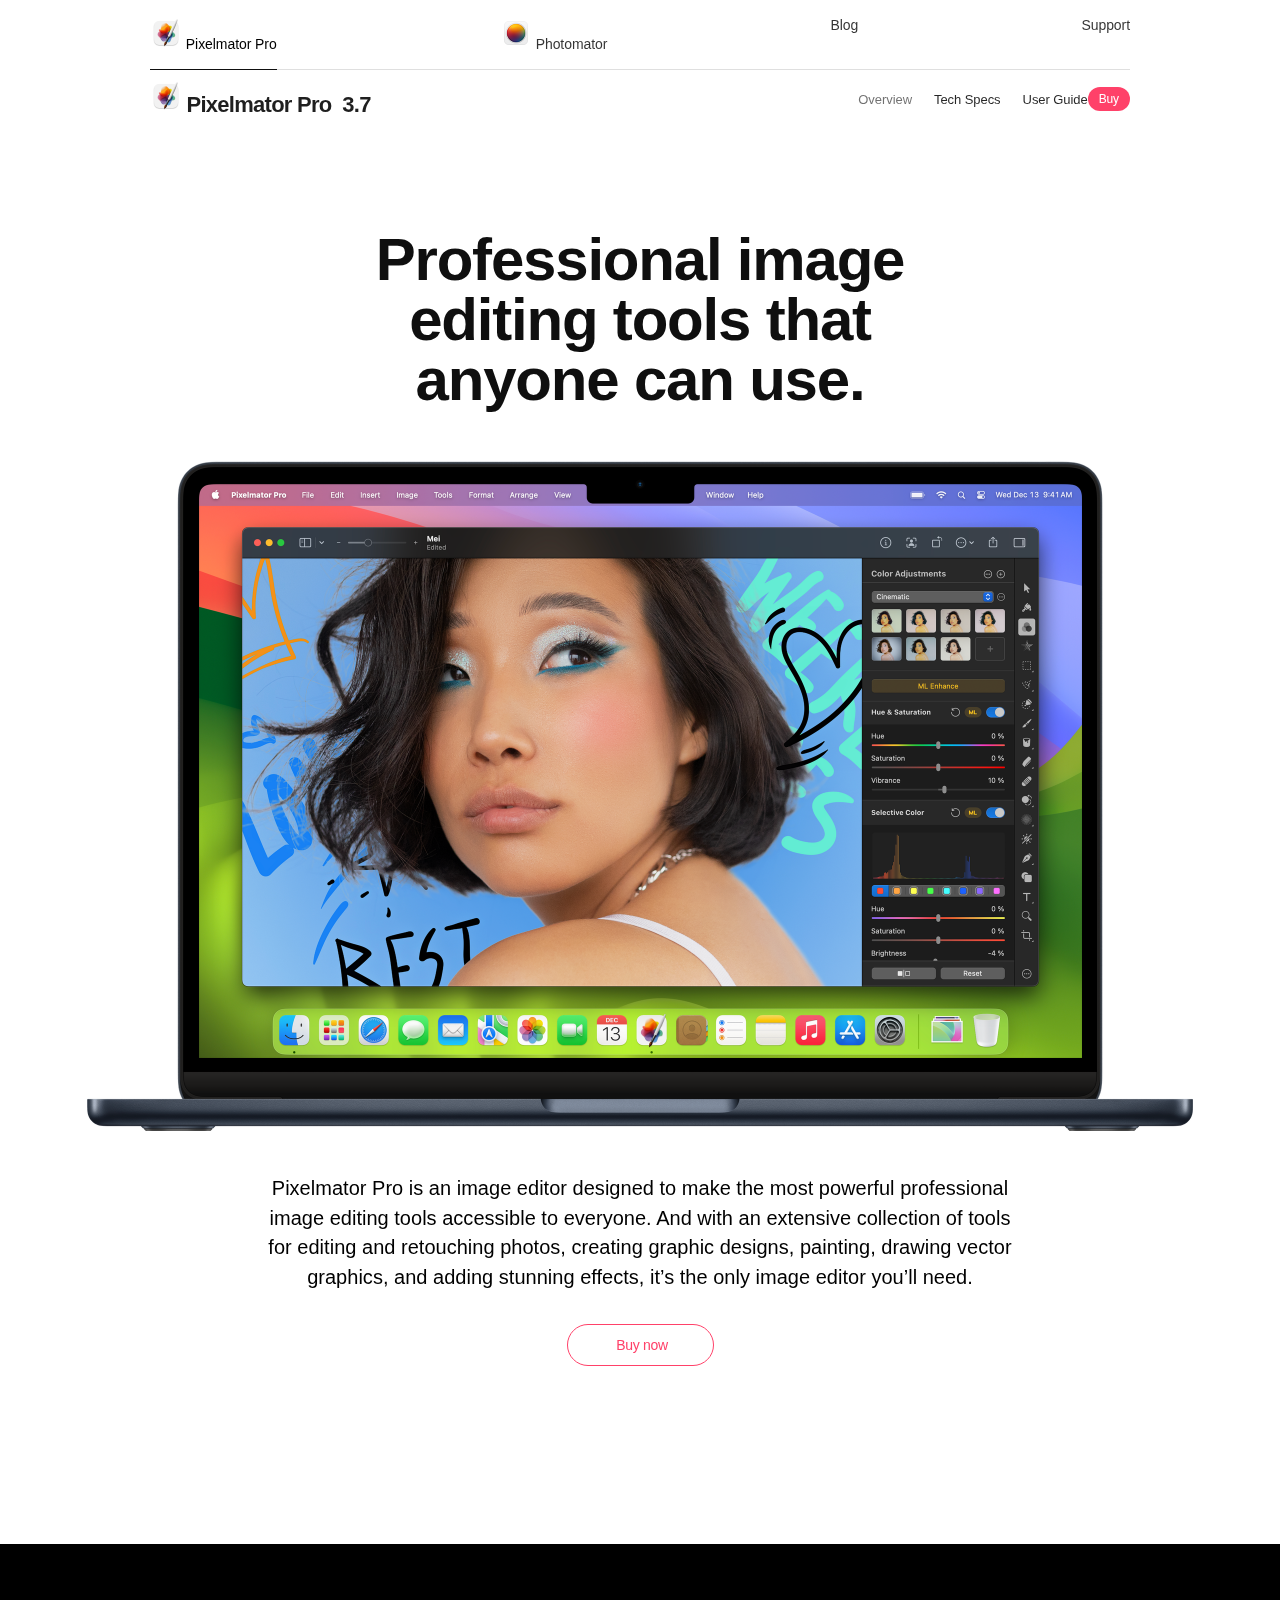
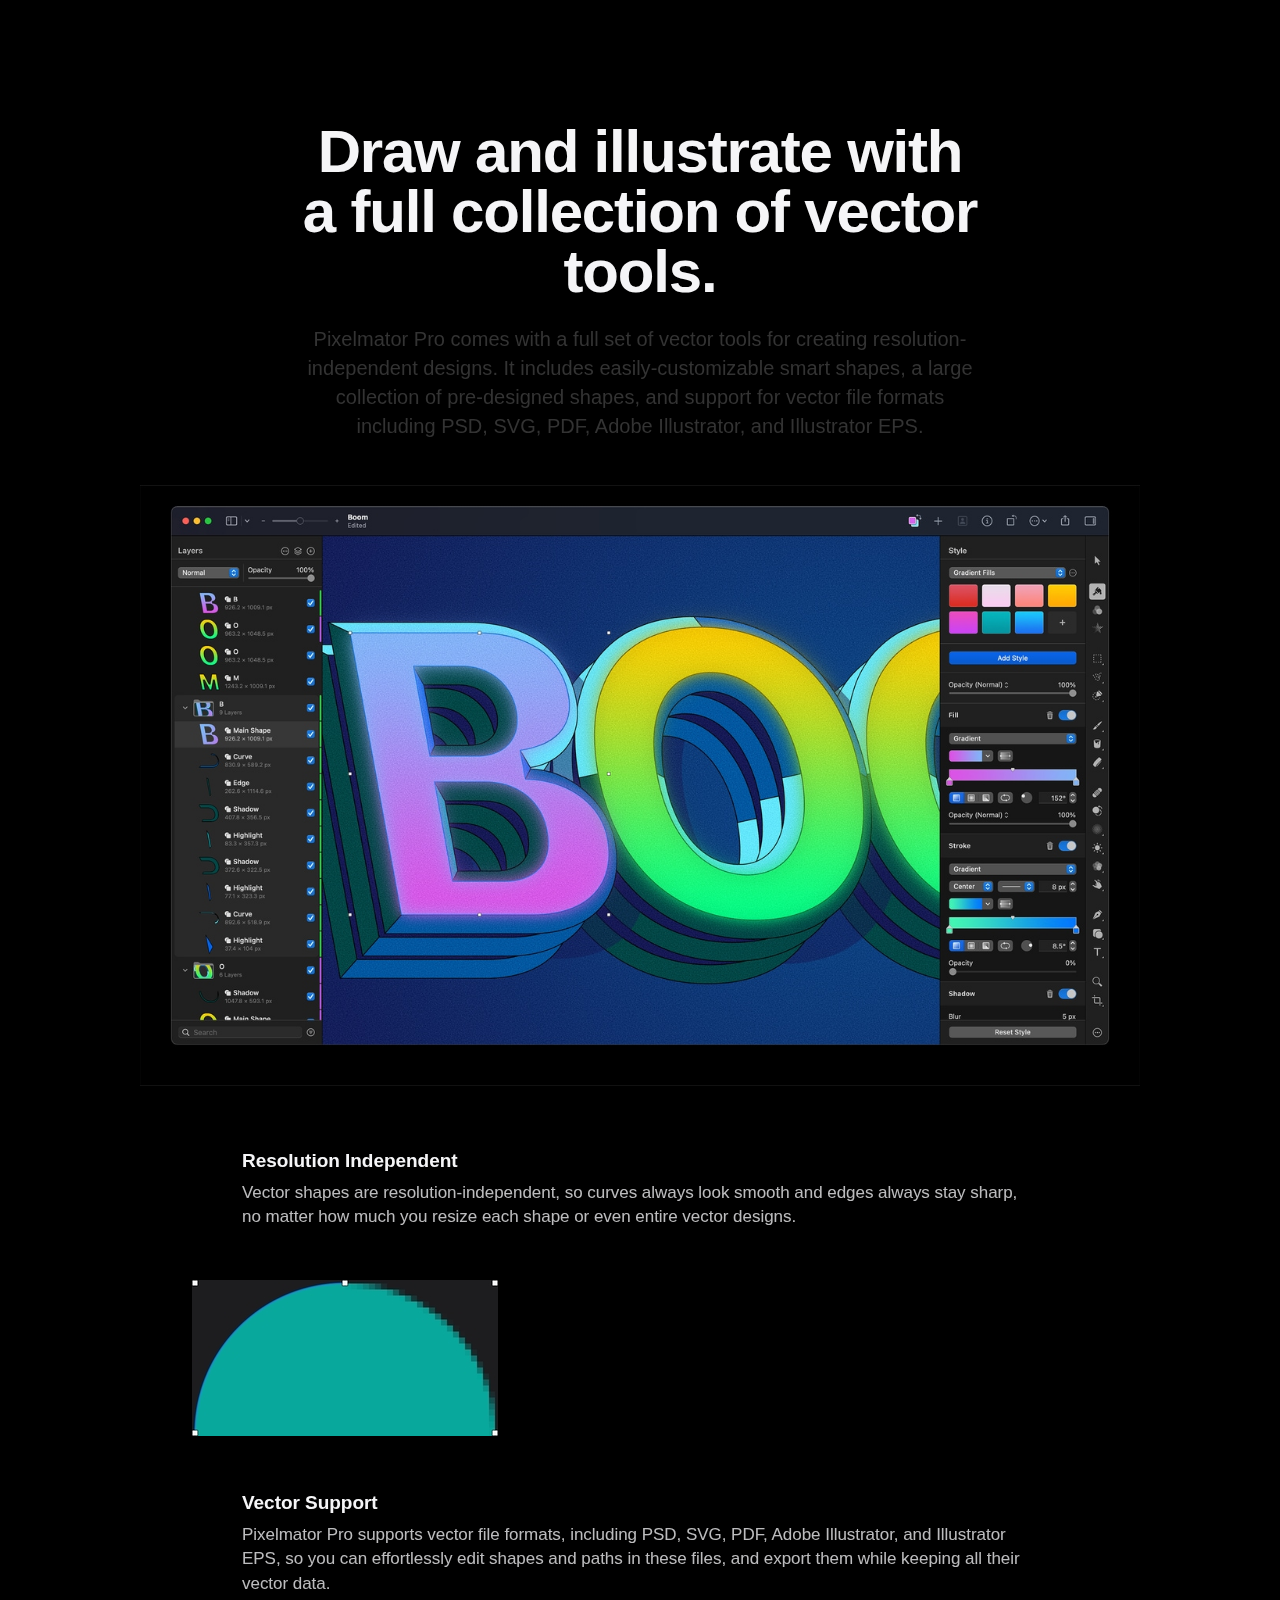
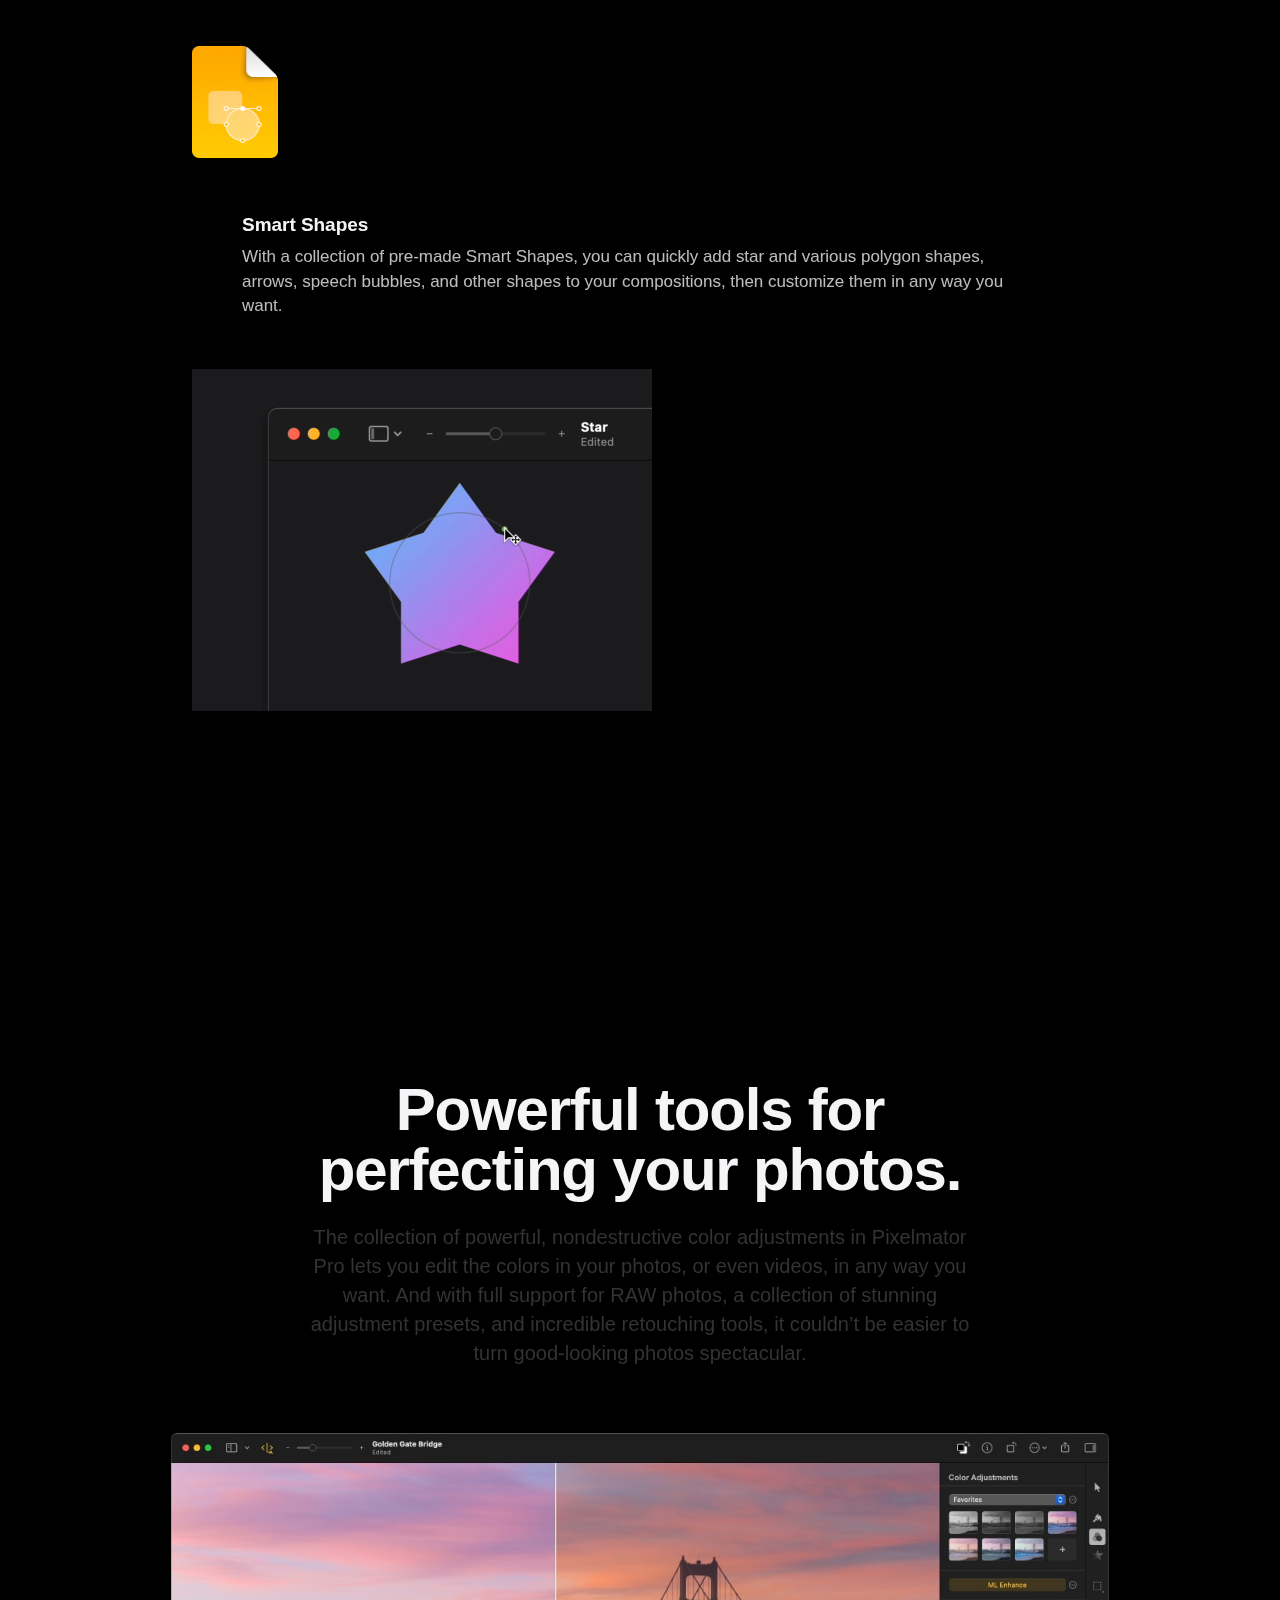
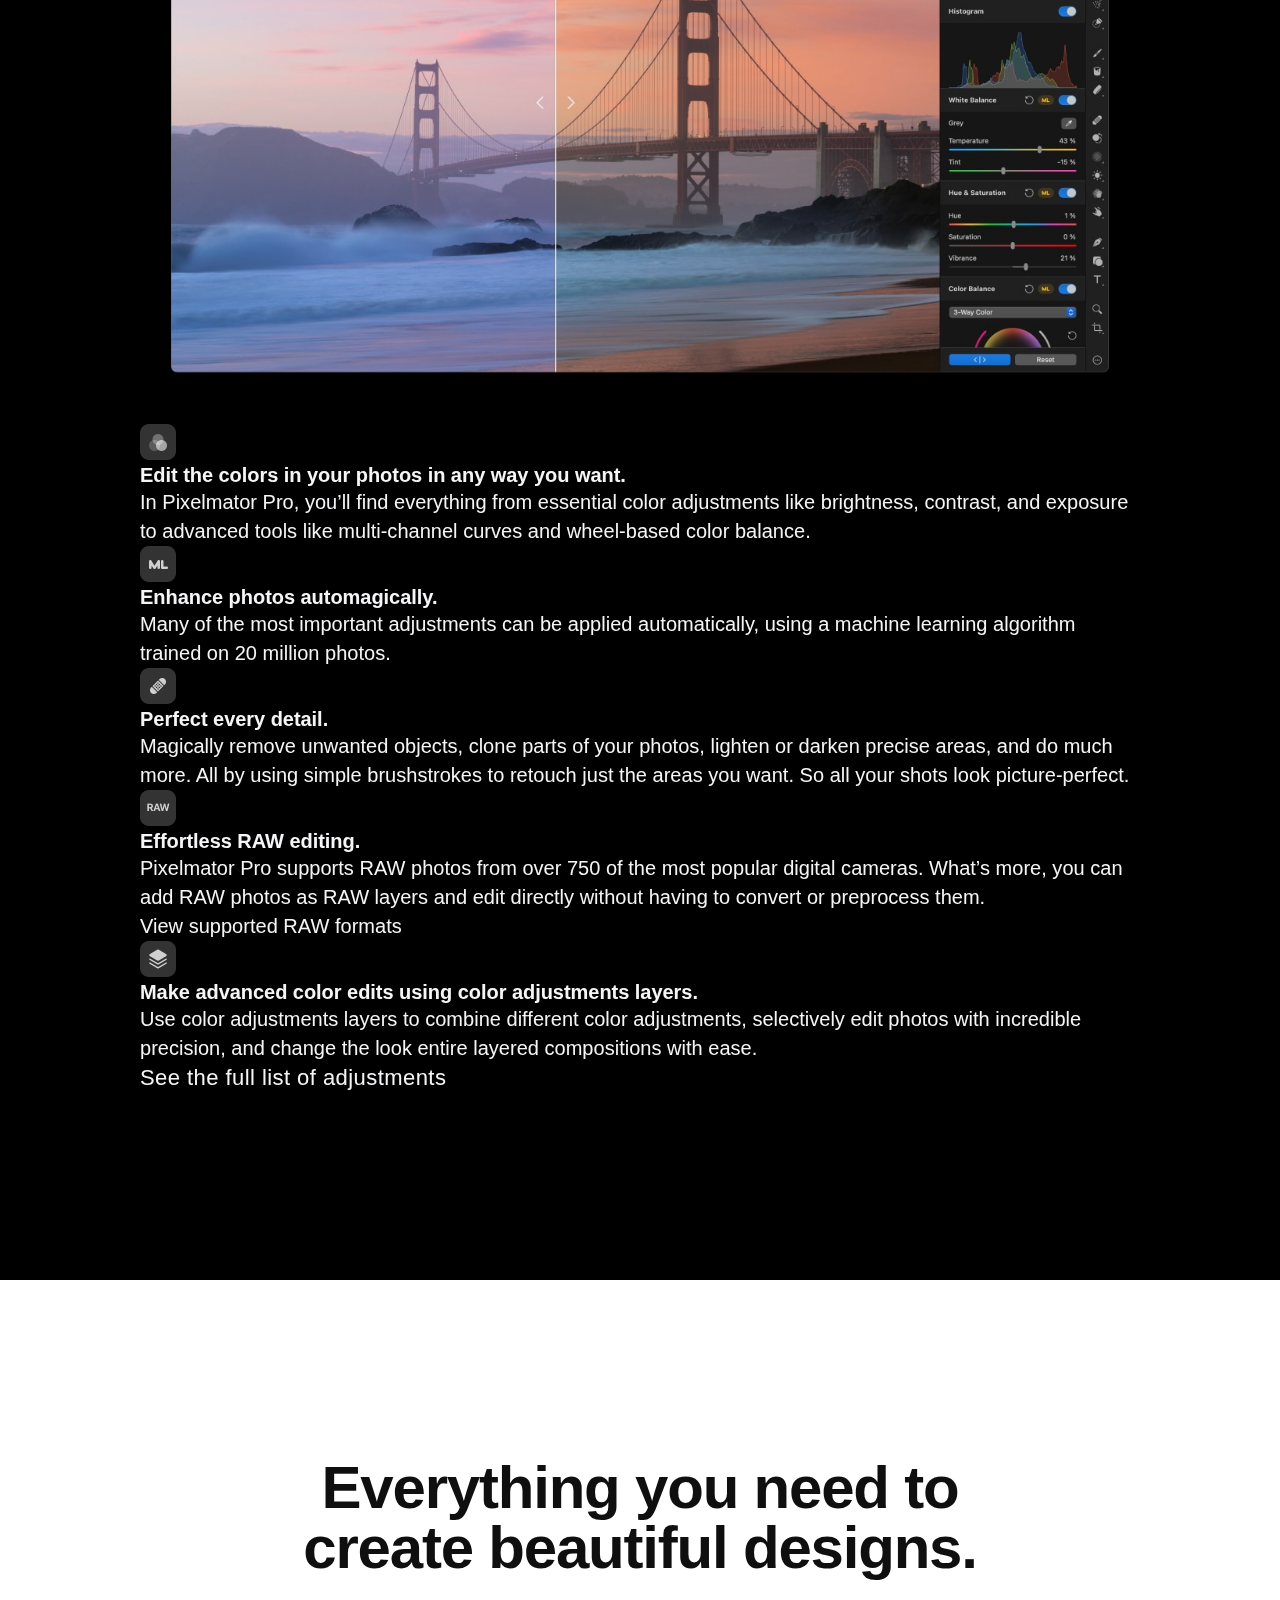
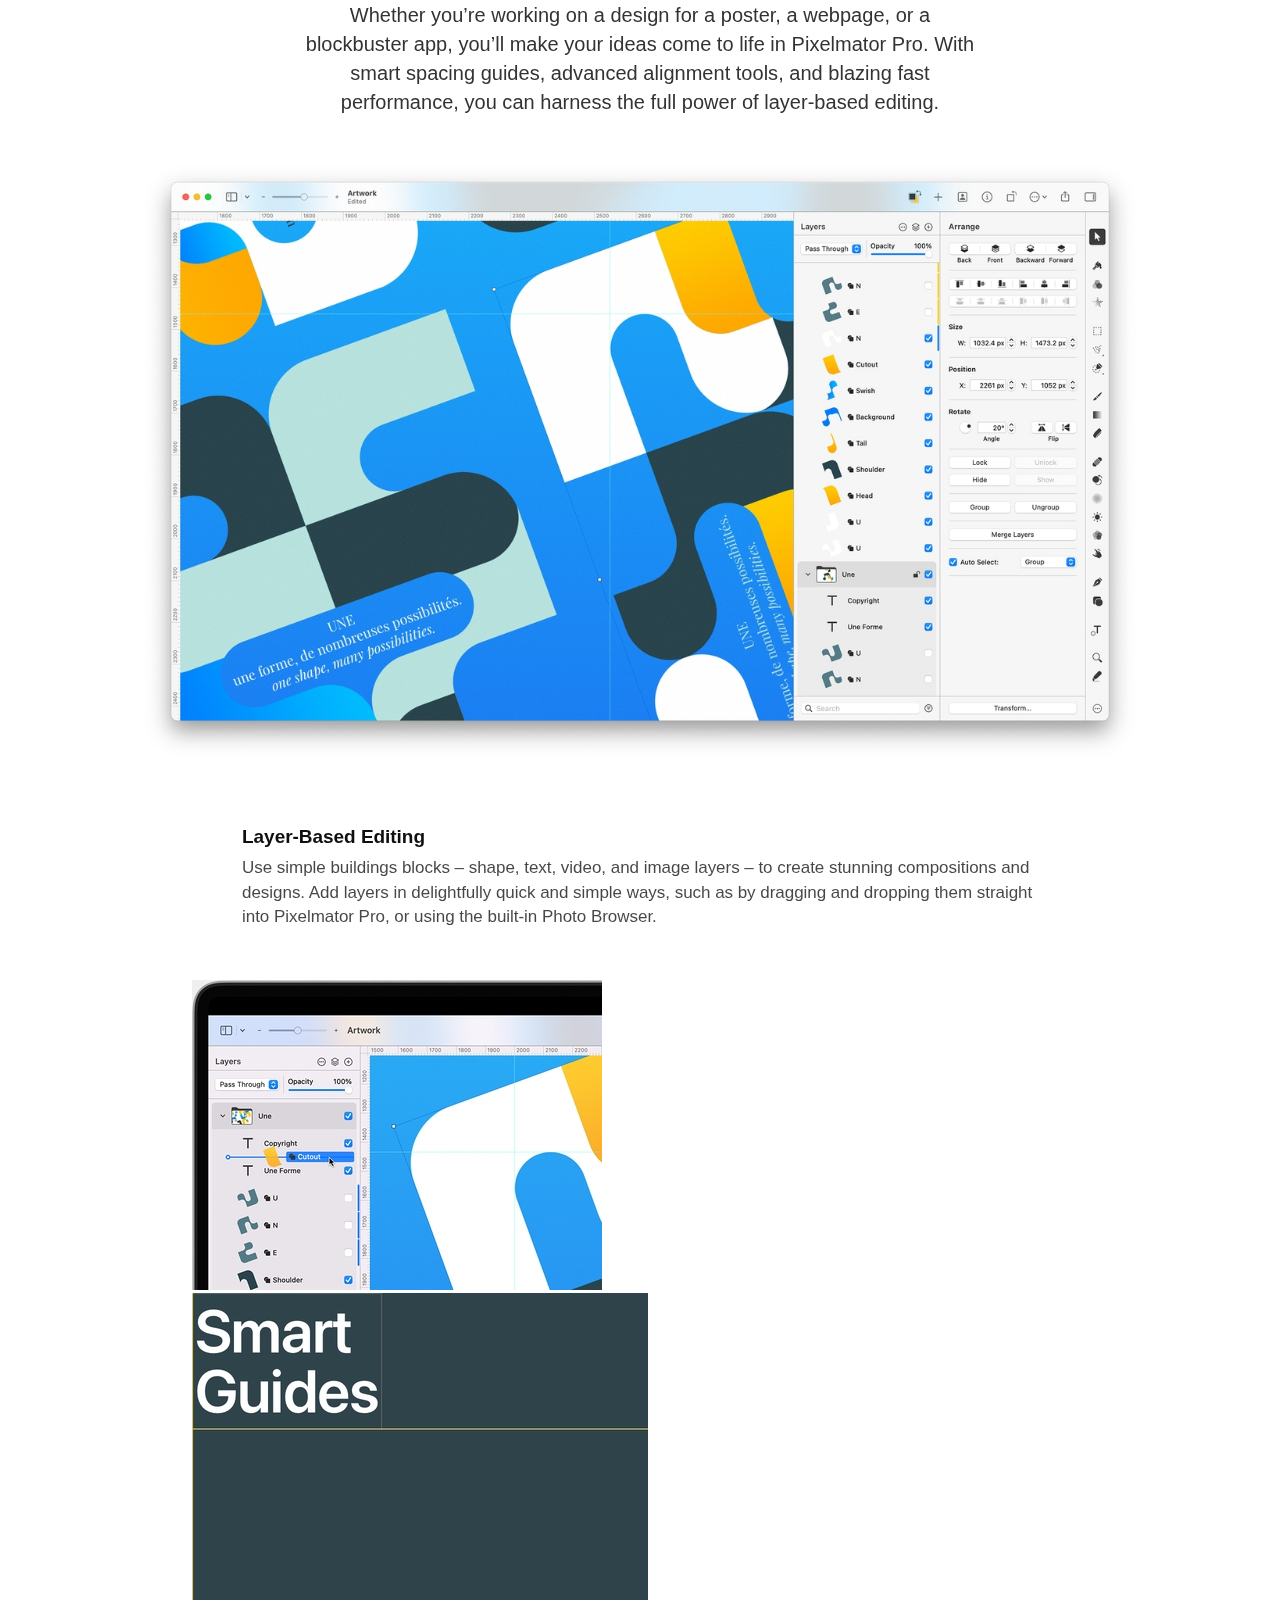
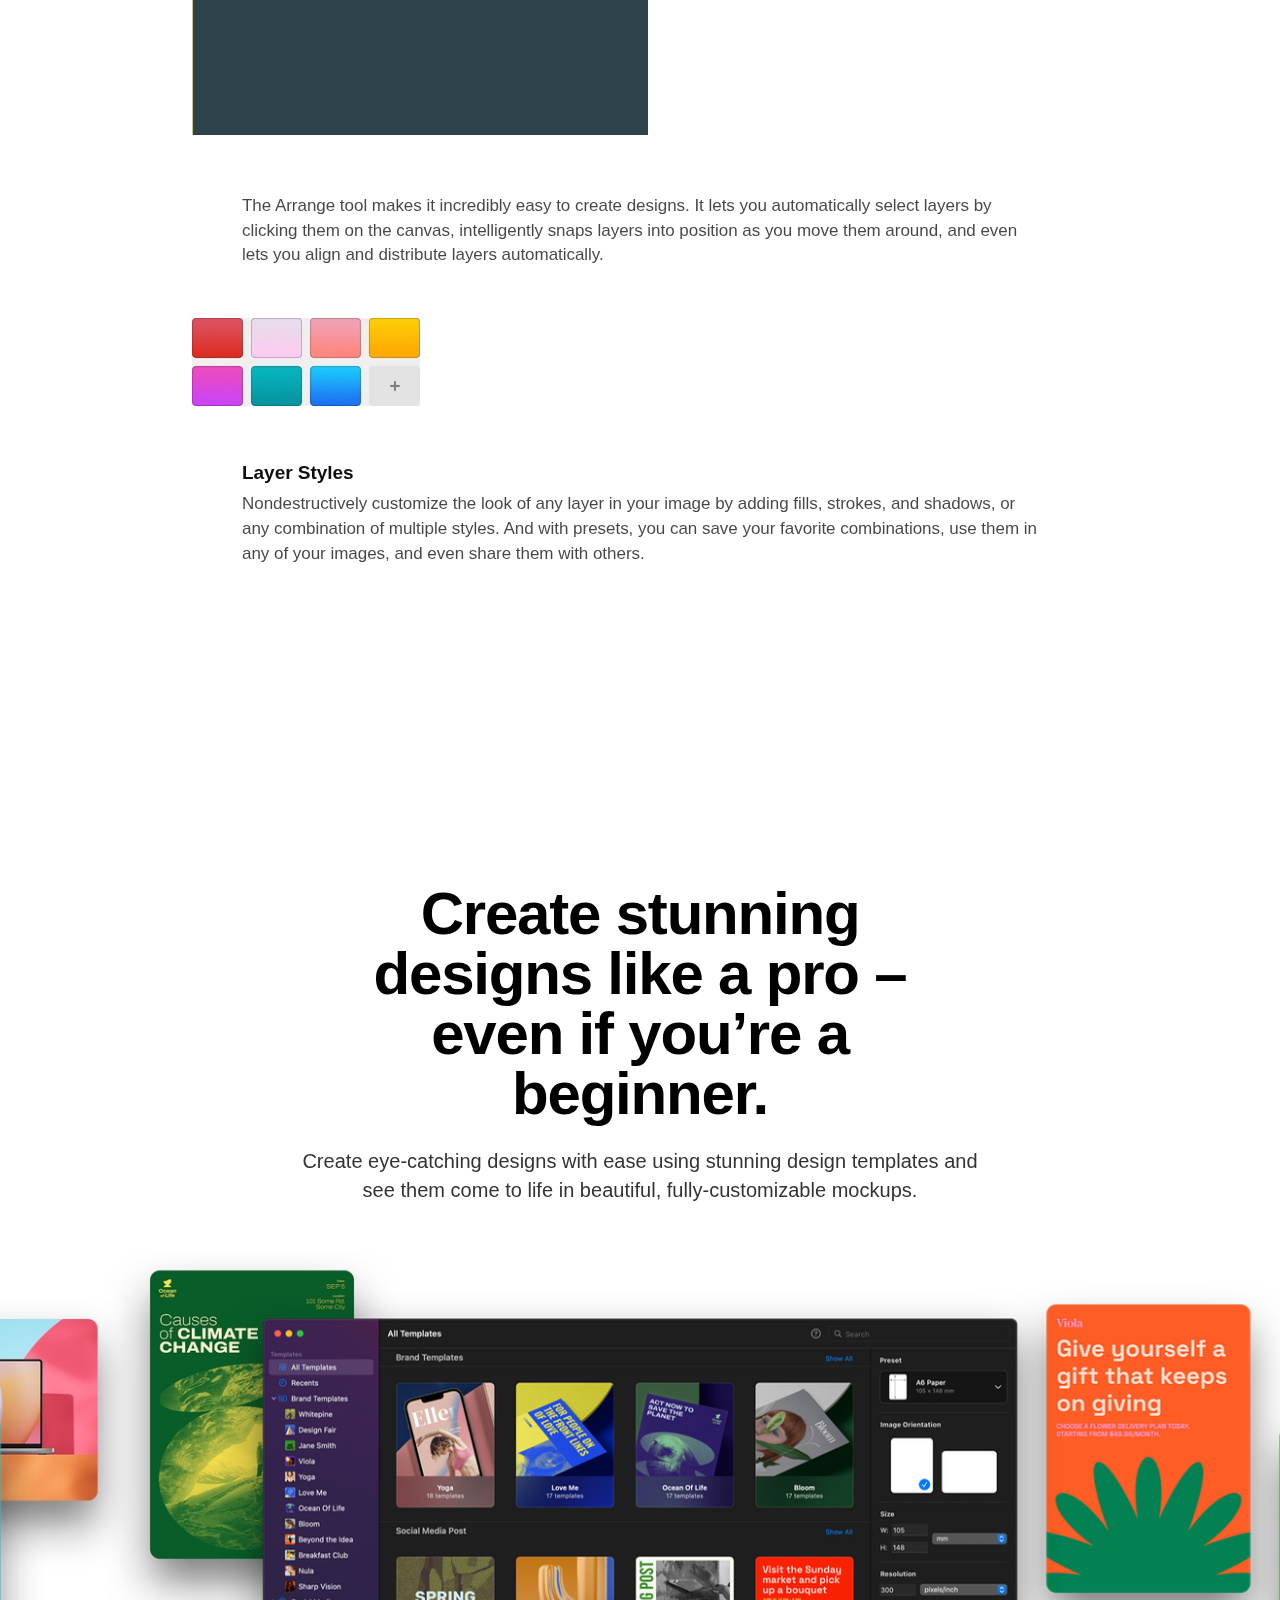
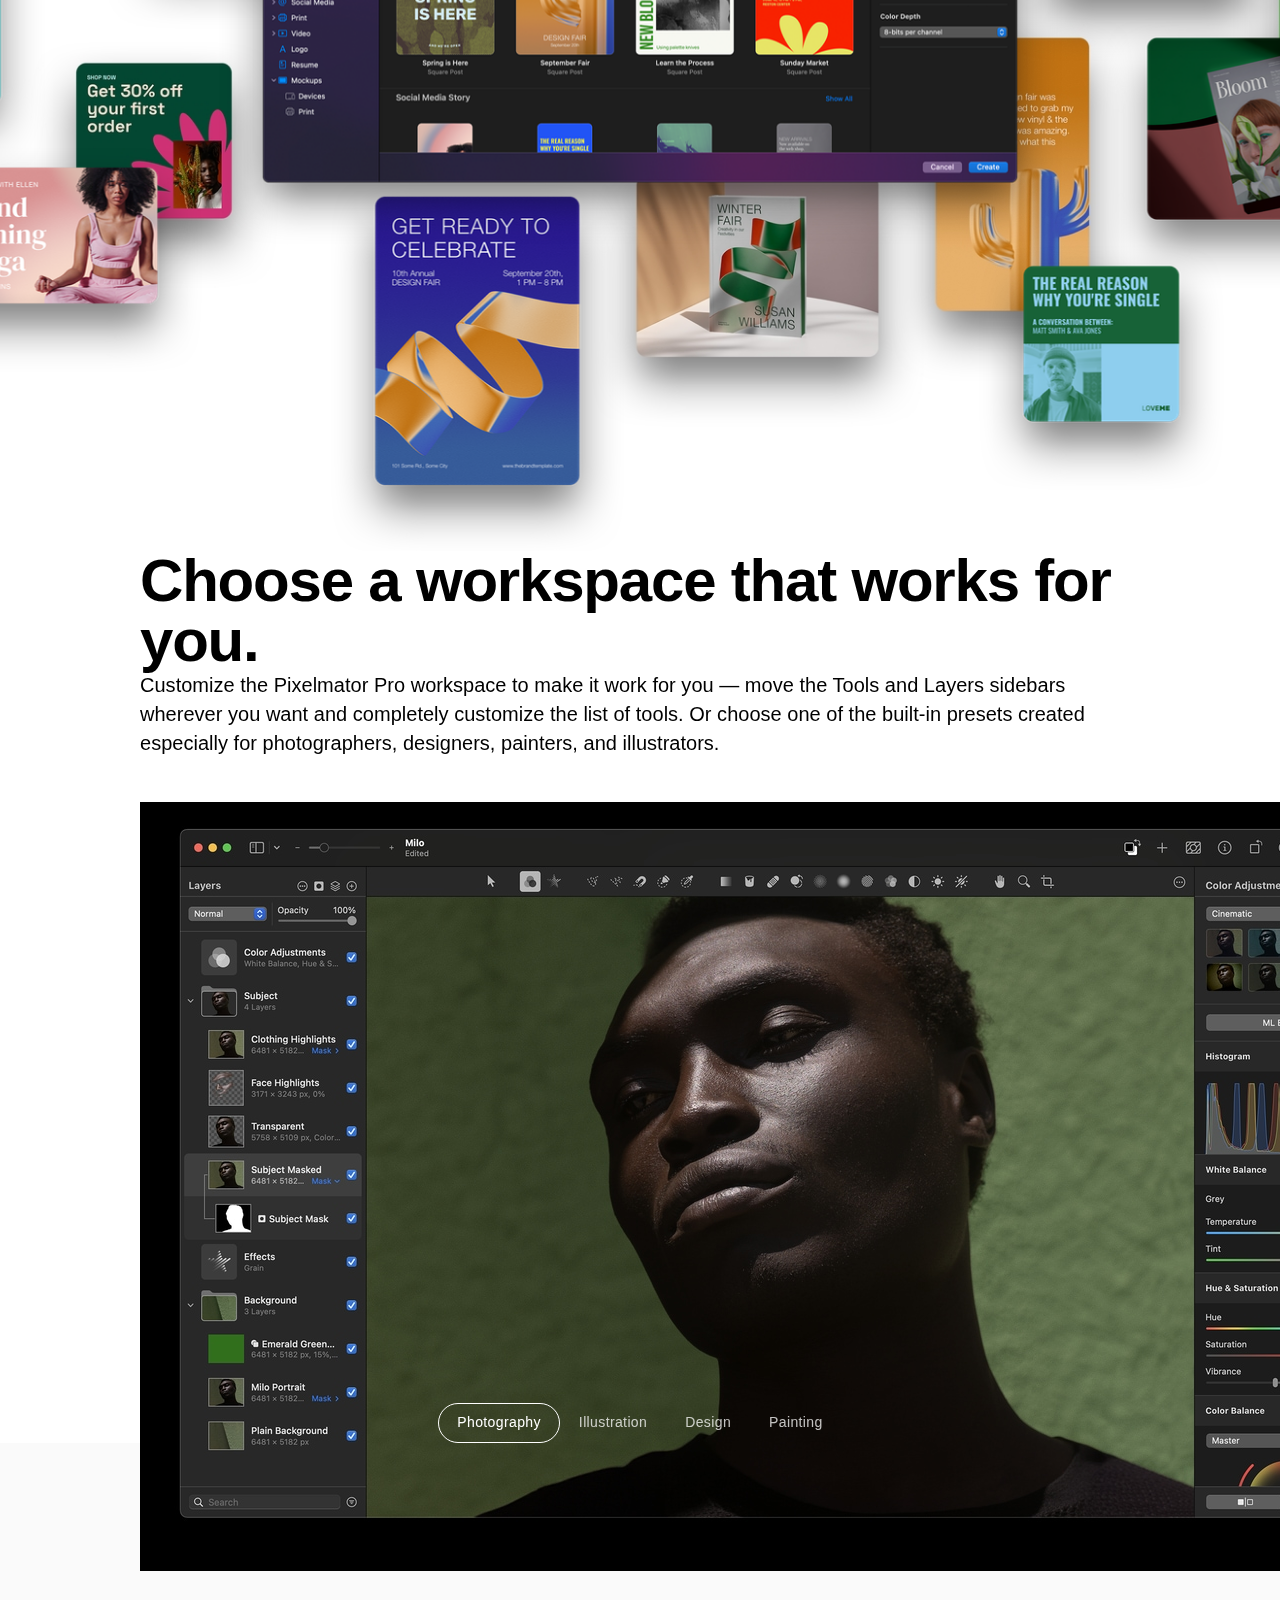
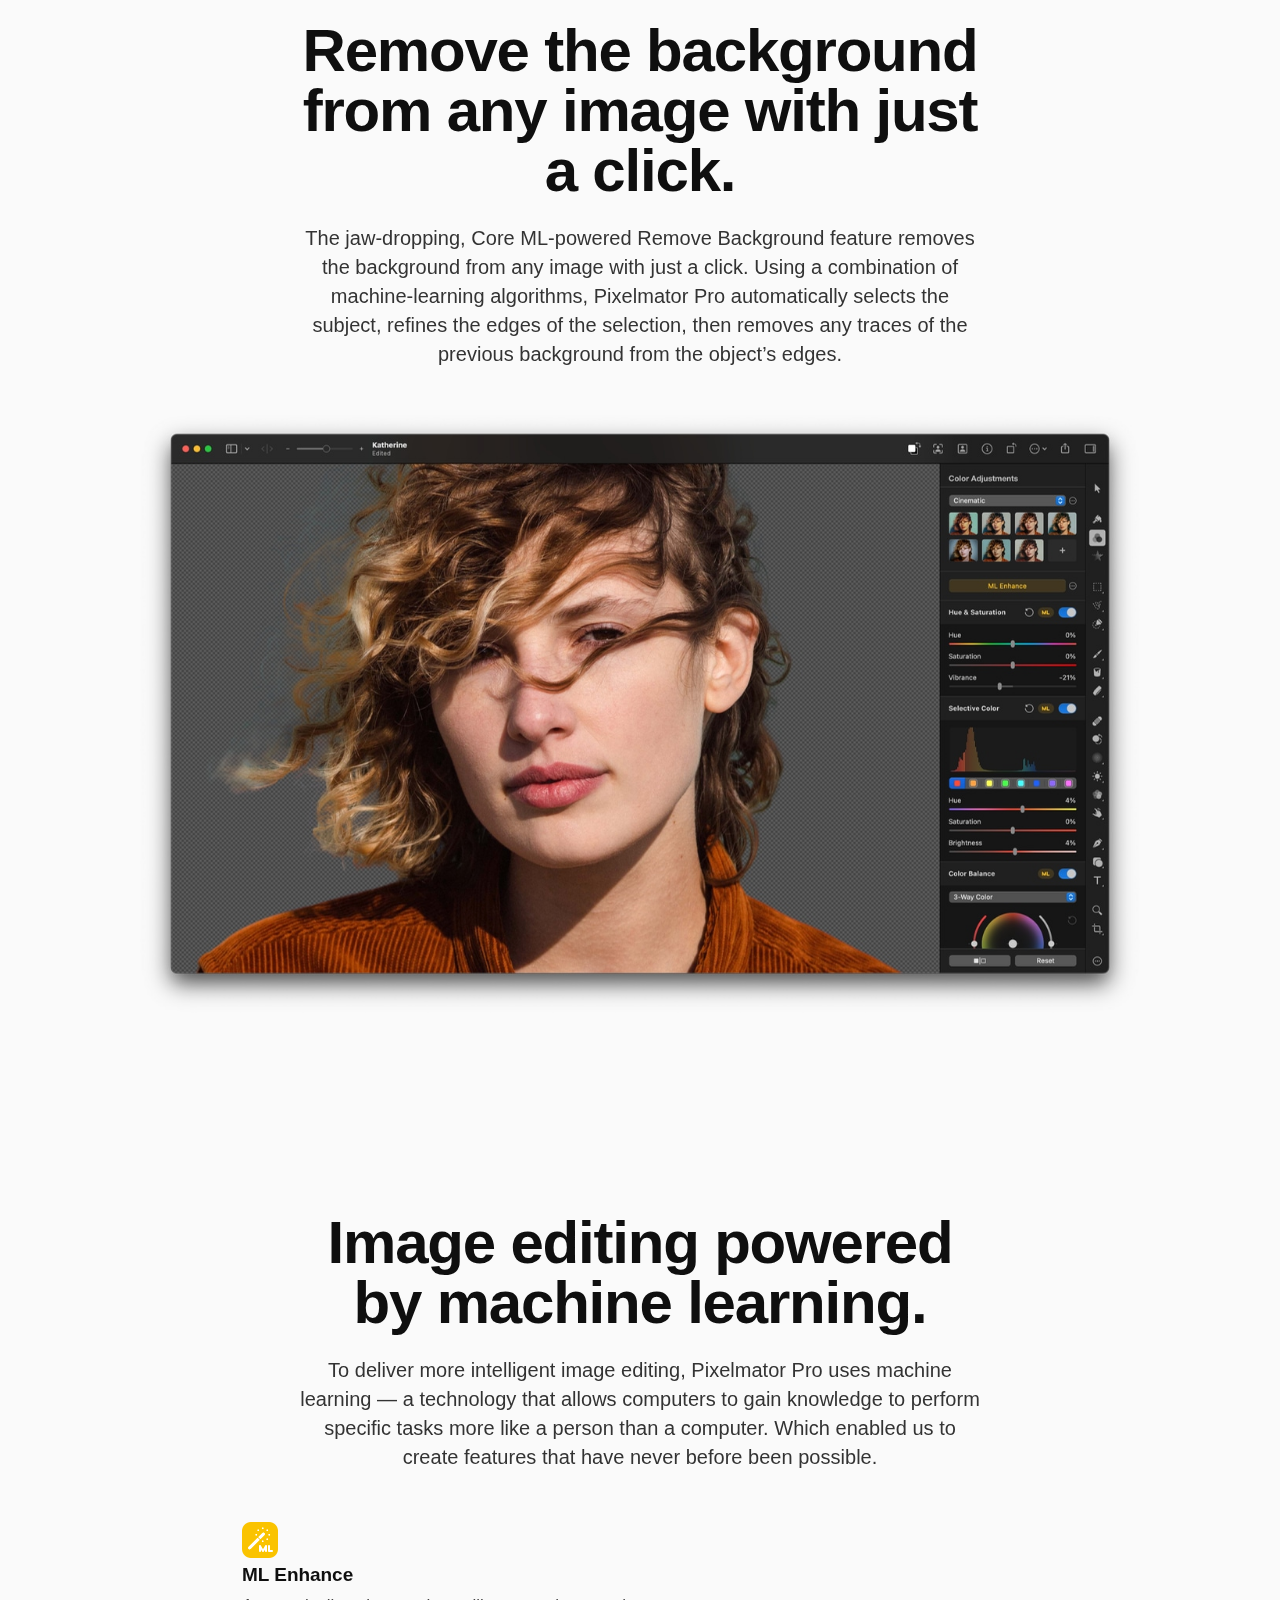
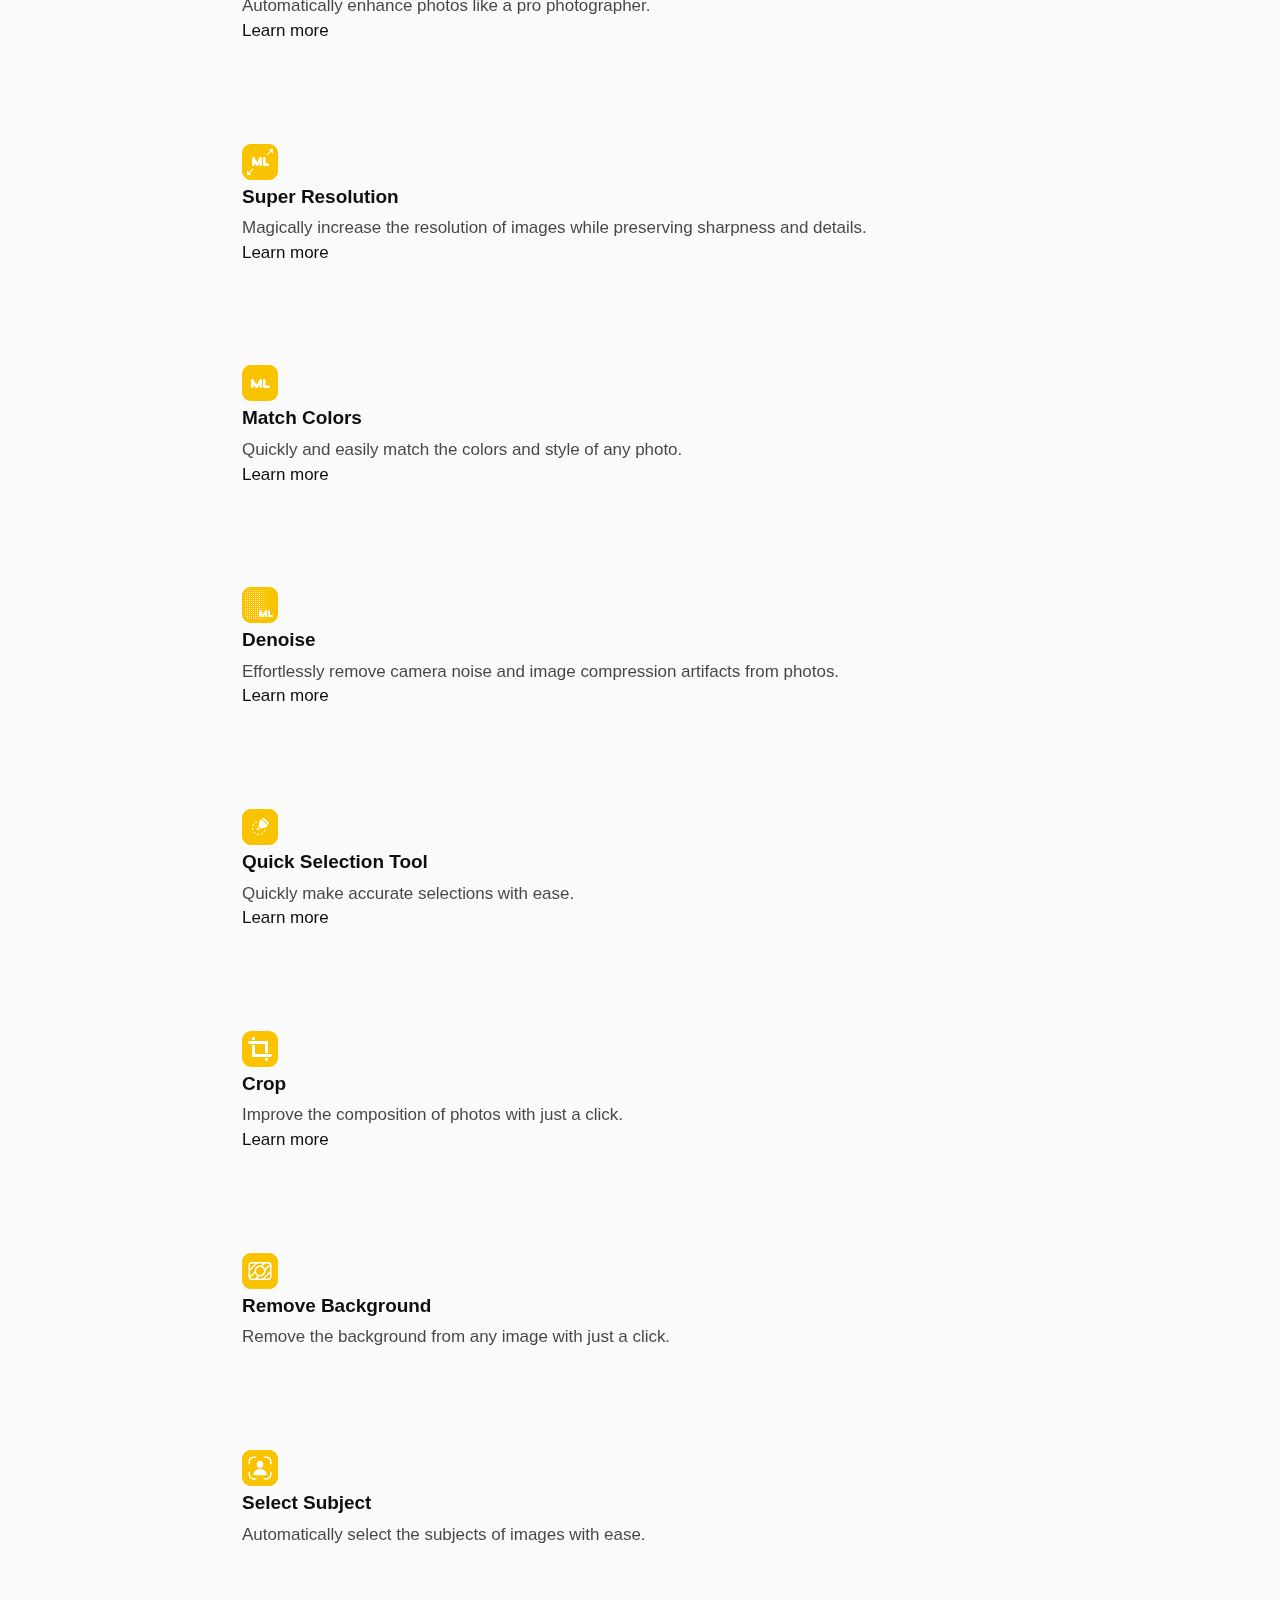
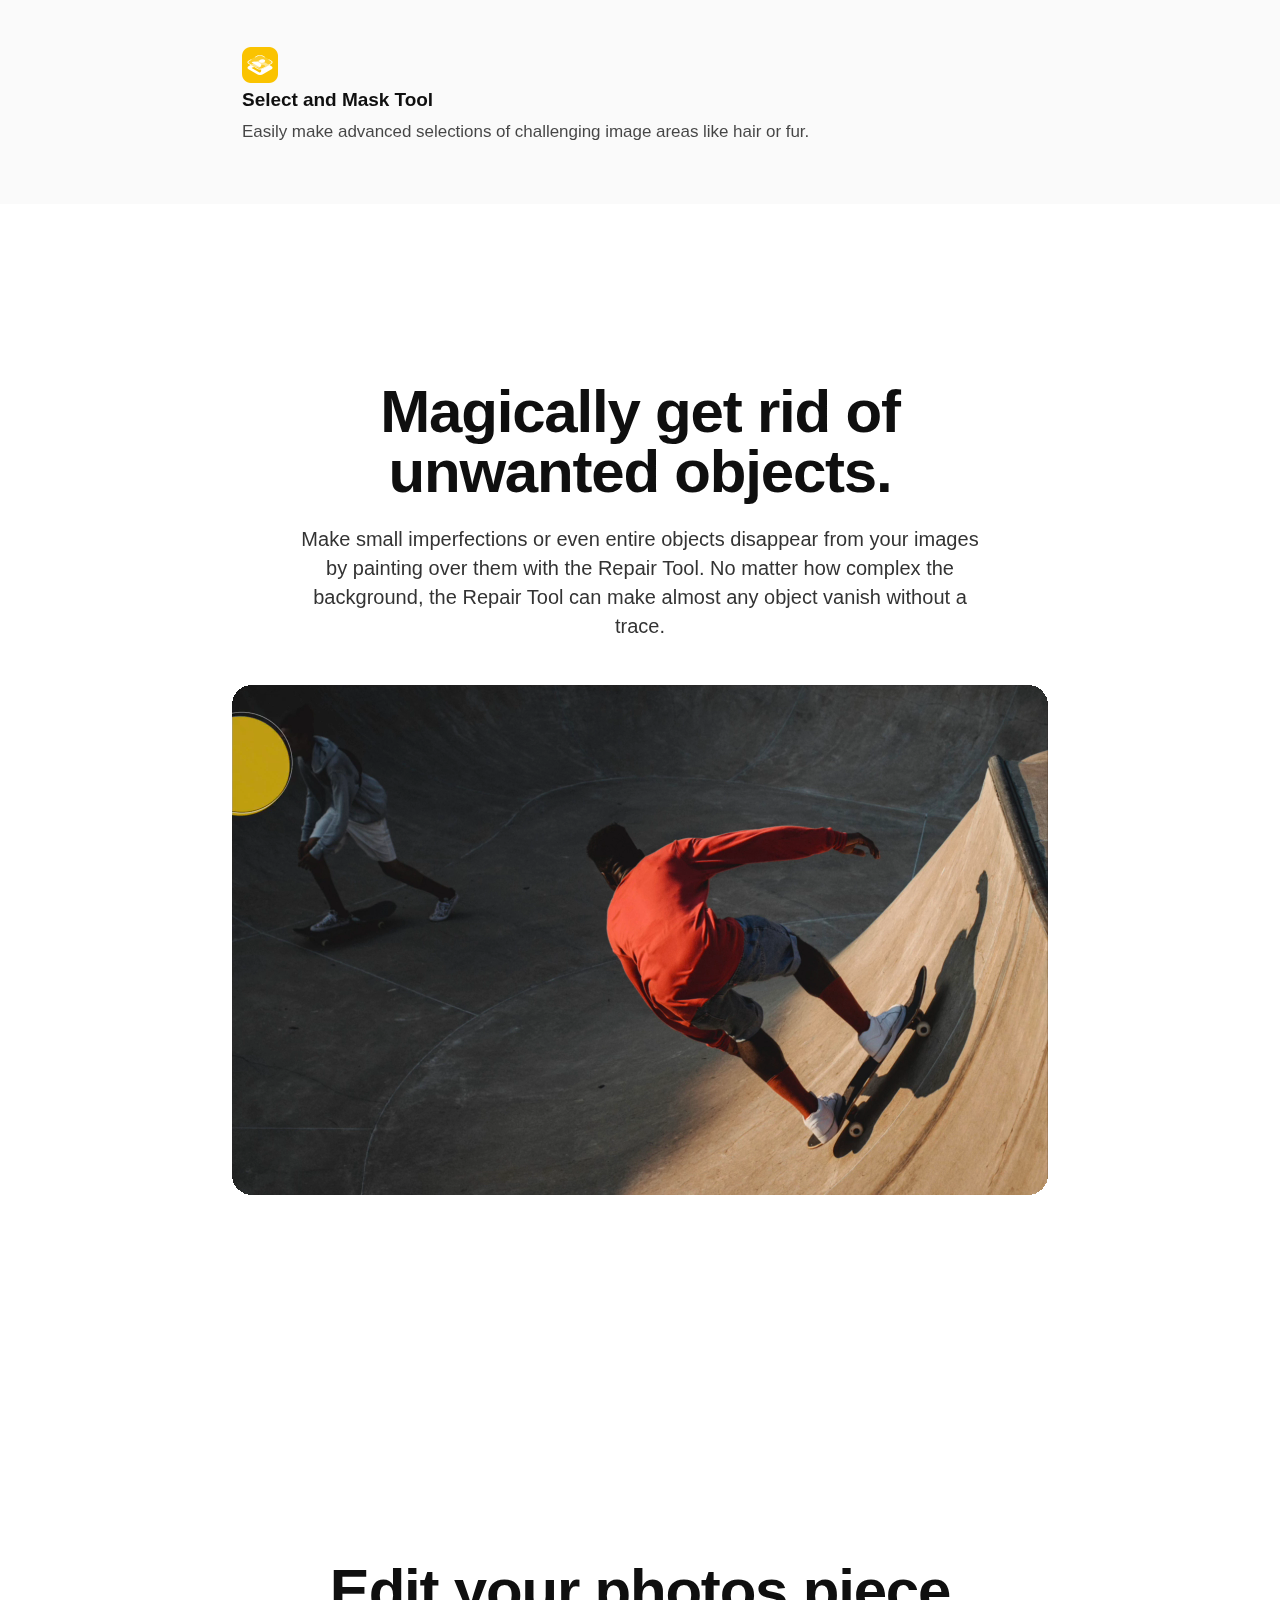
<file: index.html>
<!DOCTYPE html>
<html lang="es">

<head>
  <meta http-equiv="Content-Type" content="text/html; charset=UTF-8">
  <title>Pixelmator Pro</title>
  <meta name="viewport" content="width=device-width, initial-scale=1.0, maximum-scale=1.0">
  <link rel="icon" type="image/png" href="https://www.pixelmator.com/pro/assets/favicon/favicon-pro--v2.png">
  <link rel="stylesheet" href="global.css">
  <style>
    .hero {
      padding-top: 88px;
    }

    @media only screen and (max-width: 767px) {
      .hero {
        padding-top: 49px;
      }
    }
  </style>
</head>

<body>
  <div class="main-nav__bg"></div>
  <div class="main-nav l-wrapper">
    <div class="main-nav__inner l-inner l-inner--narrow">
      <nav class="main-nav__nav">
        <div class="main-nav__nav-inner">
          <a class="main-nav__nav-link is-active" href="https://www.pixelmator.com/pro/">
            <img src="Pixelmator Pro_files/icon_pro-2.0--v6.png" width="32" height="32">
            <span>Pixelmator Pro</span>
          </a>
          <a class="main-nav__nav-link" href="https://www.pixelmator.com/photomator/">
            <img src="Pixelmator Pro_files/icon-photo-v1.png" width="32" height="32">
            <span>Photomator</span>
          </a>
          <a class="main-nav__nav-link without-icon" href="https://www.pixelmator.com/blog/">
            <span>Blog</span>
          </a>
          <a class="main-nav__nav-link without-icon" href="https://support.pixelmator.com/" target="_blank">
            <span>Support</span>
          </a>
        </div>
      </nav>
    </div>
  </div>
  <div class="current-page l-wrapper">
    <div class="current-page__inner l-inner l-inner--narrow">
      <div class="current-page__hamburger">
        <span class="current-page__hamburger-btn"></span>
      </div>
      <div class="current-page__info">
        <h2 class="current-page__title">
          <a class="current-page__title-link" href="https://www.pixelmator.com/pro/">
            <div class="current-page__title-wrapper">
              <img class="current-page__title-icon" src="Pixelmator Pro_files/icon_pro-2.0--v6.png" width="32"
                height="32">
              <span class="current-page__title-name ">Pixelmator Pro <span
                  class="current-page__title-version">&nbsp;3.7</span>
              </span>
              <span class="current-page__title-arrow"></span>
            </div>
          </a>
        </h2>
        <nav class="current-page__nav">
          <div class="current-page__nav-inner">
            <a class="current-page__nav-link is-active" href="https://www.pixelmator.com/pro/">Overview</a>
            <a class="current-page__nav-link" href="https://www.pixelmator.com/pro/tech-specs/">Tech Specs</a>
            <a class="current-page__nav-link" href="https://support.pixelmator.com/pixelmator-pro-user-guide/"
              target="_blank">User Guide</a>
          </div>
        </nav>
      </div>
      <div class="current-page__cta">
        <a class="current-page__cta-btn" href="https://www.pixelmator.com/pro/buy/index.html">Buy</a>
      </div>
    </div>
    <div class="current-page__bg"></div>
  </div>
  <!-- CONTENT -->
  <style>
    .newHome {
      position: sticky;
      top: 51px;
      z-index: 10;
      background-color: #0f0f0f;
      padding: 10px 20px 12px;
      text-align: center;
    }

    .newHome__text {
      font-size: 13px;
      color: #f0f0f0;
      line-height: 1.5;
      letter-spacing: 0.005em;
    }

    .newHome__text a {
      color: #026fc9;
    }

    .hover .newHome__text a:hover {
      color: #358cd4;
    }

    .newHome__link {
      display: inline-flex;
      align-items: center;
      margin-top: 6px;
      font-size: 14px;
      font-weight: 600;
      color: #ffffff;
      transition: none;
    }

    .newHome__link svg {
      margin-left: 3px;
    }

    .newHome__link path {
      fill: currentColor;
    }

    .hover .newHome__link:hover {
      color: rgba(255, 255, 255, 0.5);
    }
  </style>
  <main class="pro">
    <section class="pro__hero hero">
      <header class="hero__wrapper">
        <h2 class="hero__subtitle type-xl">Professional image editing tools that anyone can use.</h2>
        <picture>
          <source type="image/webp" srcset="Pixelmator Pro_files/img_hero@2x.webp 2x">
          <img src="Pixelmator Pro_files/img_hero@2x.webp" class="hero__image" width="1106" height="675"
            alt="Pixelmator Pro interface">
        </picture>
        <p class="hero__description type-m">Pixelmator Pro is an image editor designed to make the most powerful
          professional image editing tools accessible to everyone. And with an extensive collection of tools for editing
          and retouching photos, creating graphic designs, painting, drawing vector graphics, and adding stunning
          effects, it’s the only image editor you’ll need.</p>
        <nav class="buy-try-buttons">
          <a href="https://www.pixelmator.com/pro/buy/index.html" class="buy-try-buttons__item"> Buy now
              <defs>
                <style>
                  .cls-1 {
                    fill-rule: evenodd;
                  }
                </style>
              </defs>
            </svg>
          </a>
        </nav>
      </header>
    </section>
    <section class="pro__draw draw">
      <div class="draw__wrapper wrapper">
        <header class="draw__header">
          <h2 class="draw__title type-xl">Draw and illustrate with a full collection of vector tools.</h2>
          <p class="draw__description type-m">Pixelmator Pro comes with a full set of vector tools for creating
            resolution-independent designs. It includes easily-customizable smart shapes, a large collection of
            pre-designed shapes, and support for vector file formats including PSD, SVG, PDF, Adobe Illustrator, and
            Illustrator EPS.</p>
        </header>
        <picture class="draw__artwork artwork">
          <source type="image/webp" srcset="Pixelmator Pro_files/img_draw.jpg 2x">
          <img src="Pixelmator Pro_files/img_draw.jpg" class="artwork__image" width="1280" height="769">
        </picture>
        <div class="cards">
          <div class="cards__item">
            <header class="cards__item-info">
              <h6 class="cards__item-title type-s">Resolution Independent</h6>
              <p class="cards__item-description type-xs">Vector shapes are resolution-independent, so curves always look
                smooth and edges always stay sharp, no matter how much you resize each shape or even entire vector
                designs.</p>
            </header>
            <figure class="cards__item-artwork">
              <img src="Pixelmator Pro_files/img_draw-resolution-independent.jpg"
                srcset="/Pixelmator Pro_files/img_draw-resolution-independent@2x.jpg 2x" class="cards__item-image"
                width="306" height="156">
            </figure>
          </div>
          <div class="cards__item">
            <header class="cards__item-info">
              <h6 class="cards__item-title type-s">Vector Support</h6>
              <p class="cards__item-description type-xs">Pixelmator Pro supports vector file formats, including PSD,
                SVG, PDF, Adobe Illustrator, and Illustrator EPS, so you can effortlessly edit shapes and paths in these
                files, and export them while keeping all their vector data. </p>
            </header>
            <figure class="cards__item-artwork">
              <img src="Pixelmator Pro_files/ico_vector-support.png"
                srcset="Pixelmator Pro_files/ico_vector-support@2x.png" class="cards__item-image" width="86"
                height="112">
            </figure>
          </div>
          <div class="cards__item">
            <header class="cards__item-info">
              <h6 class="cards__item-title type-s">Smart Shapes</h6>
              <p class="cards__item-description type-xs">With a collection of pre-made Smart Shapes, you can quickly add
                star and various polygon shapes, arrows, speech bubbles, and other shapes to your compositions, then
                customize them in any way you want.</p>
            </header>
            <figure class="cards__item-artwork">
              <video width="460" height="342" autoplay="" muted="" playsinline="" loop="">
                <source src="Pixelmator Pro_files/video_smart-shapes.mov" type="video/mp4">
              </video>
            </figure>
          </div>
        </div>
      </div>
    </section>
    <section class="pro__tools tools">
      <div class="tools__wrapper wrapper">
        <header class="tools__header">
          <h2 class="tools__title type-xl">Powerful tools for perfecting your photos.</h2>
          <p class="tools__description type-m">The collection of powerful, nondestructive color adjustments in
            Pixelmator Pro lets you edit the colors in your photos, or even videos, in any way you want. And with full
            support for RAW photos, a collection of stunning adjustment presets, and incredible retouching tools, it
            couldn’t be easier to turn good-looking photos spectacular.</p>
        </header>
        <picture class="tools__artwork artwork">
          <source type="image/webp"
            srcset="Pixelmator Pro_files/img_tools--v1.webp 1x, Pixelmator Pro_files/img_tools--v1@2x.webp 2x">
          <img src="Pixelmator Pro_files/img_tools--v1.jpg" srcset="Pixelmator Pro_files/img_tools--v1@2x.jpg 2x"
            class="artwork__image" width="1280" height="769">
        </picture>
        <ul class="tools__list">
          <li class="tools__item">
            <img src="Pixelmator Pro_files/ico_color-adjustments.png"
              srcset="Pixelmator Pro_files/ico_color-adjustments@2x.png 2x" class="tools__item-icon" width="36"
              height="36">
            <h4 class="tools__item-title type-m is-bold">Edit the colors in your photos in any way you want.</h4>
            <p class="tools__item-description type-m">In Pixelmator Pro, you’ll find everything from essential color
              adjustments like brightness, contrast, and exposure to advanced tools like multi-channel curves and
              wheel-based color balance.</p>
          </li>
          <li class="tools__item">
            <img src="Pixelmator Pro_files/ico_ml.png" srcset="Pixelmator Pro_files/ico_ml@2x.png 2x"
              class="tools__item-icon" width="36" height="36">
            <h4 class="tools__item-title type-m is-bold">Enhance photos automagically.</h4>
            <p class="tools__item-description type-m">Many of the most important adjustments can be applied
              automatically, using a machine learning algorithm trained on 20 million photos.</p>
          </li>
          <li class="tools__item">
            <img src="Pixelmator Pro_files/ico_repair.png" srcset="Pixelmator Pro_files/ico_repair@2x.png 2x"
              class="tools__item-icon" width="36" height="36">
            <h4 class="tools__item-title type-m is-bold">Perfect every detail.</h4>
            <p class="tools__item-description type-m">Magically remove unwanted objects, clone parts of your photos,
              lighten or darken precise areas, and do much more. All by using simple brushstrokes to retouch just the
              areas you want. So all your shots look picture-perfect.</p>
          </li>
          <li class="tools__item">
            <img src="Pixelmator Pro_files/ico_raw.png" srcset="Pixelmator Pro_files/ico_raw@2x.png 2x"
              class="tools__item-icon" width="36" height="36">
            <h4 class="tools__item-title type-m is-bold">Effortless RAW editing.</h4>
            <p class="tools__item-description type-m">Pixelmator Pro supports RAW photos from over 750 of the most
              popular digital cameras. What’s more, you can add RAW photos as RAW layers and edit directly without
              having to convert or preprocess them.</p>
            <a href="https://support.pixelmator.com/faq-pixelmator-pro/resources/digital-camera-raw-formats-supported-in-pixelmator-pro"
              class="tools__item-link type-m" target="_blank" style="margin-top: 15px;"> View supported RAW formats 
            </a>
          </li>
          <li class="tools__item">
            <img src="Pixelmator Pro_files/ico_color-layers.png"
              srcset="Pixelmator Pro_files/ico_color-layers@2x.png 2x" class="tools__item-icon" width="36" height="36">
            <h4 class="tools__item-title type-m is-bold">Make advanced color edits using color adjustments layers.</h4>
            <p class="tools__item-description type-m">Use color adjustments layers to combine different color
              adjustments, selectively edit photos with incredible precision, and change the look entire layered
              compositions with ease.</p>
          </li>
        </ul>
        <p class="tools__more">
          <a href="https://www.pixelmator.com/pro/#" class="tools__more-link type-l js-open-modal"
            data-modal="adjustments">See the full list of adjustments </a>
        </p>
      </div>
    </section>
    <section class="pro__design design">
      <div class="design__wrapper wrapper">
        <header class="design__header">
          <h2 class="design__title type-xl">Everything you need to create beautiful designs.</h2>
          <p class="design__description type-m">Whether you’re working on a design for a poster, a webpage, or a
            blockbuster app, you’ll make your ideas come to life in Pixelmator Pro. With smart spacing guides, advanced
            alignment tools, and blazing fast performance, you can harness the full power of layer-based editing.</p>
        </header>
        <picture class="design__artwork artwork">
          <source type="image/webp"
            srcset="Pixelmator Pro_files/img_design--v1.webp 1x, Pixelmator Pro_files/img_design--v1@2x.webp 2x">
          <img src="Pixelmator Pro_files/img_design--v1.jpg" srcset="Pixelmator Pro_files/img_design--v1@2x.jpg 2x"
            class="artwork__image" width="1280" height="769">
        </picture>
        <div class="cards">
          <div class="cards__item">
            <header class="cards__item-info">
              <h6 class="cards__item-title type-s">Layer-Based Editing</h6>
              <p class="cards__item-description type-xs">Use simple buildings blocks – shape, text, video, and image
                layers – to create stunning compositions and designs. Add layers in delightfully quick and simple ways,
                such as by dragging and dropping them straight into Pixelmator Pro, or using the built-in Photo Browser.
              </p>
            </header>
            <figure class="cards__item-artwork">
              <img src="Pixelmator Pro_files/img_design-layers.jpg"
                srcset="Pixelmator Pro_files/img_design-layers@2x.jpg 2x" class="cards__item-image" width="410"
                height="310">
            </figure>
          </div>
          <div class="cards__item">
            <figure class="cards__item-artwork">
              <picture class="cards__item-image">
                <source media="(max-width: 767px)" srcset="Pixelmator Pro_files/img_design-guides--mobile@2x.jpg">
                <source srcset="Pixelmator Pro_files/img_design-guides@2x.jpg 2x,
            Pixelmator Pro_files/img_design-guides.jpg 1x">
                <img src="Pixelmator Pro_files/img_design-guides.jpg" width="456" height="442" alt="">
              </picture>
            </figure>
            <header class="cards__item-info">
              <p class="cards__item-description type-xs">The Arrange tool makes it incredibly easy to create designs. It
                lets you automatically select layers by clicking them on the canvas, intelligently snaps layers into
                position as you move them around, and even lets you align and distribute layers automatically.</p>
            </header>
          </div>
          <div class="cards__item">
            <figure class="cards__item-artwork">
              <img src="Pixelmator Pro_files/img_design-layer-styles.jpg"
                srcset="Pixelmator Pro_files/img_design-layer-styles@2x.jpg 2x" class="cards__item-image" width="228"
                height="88">
            </figure>
            <header class="cards__item-info">
              <h6 class="cards__item-title type-s">Layer Styles</h6>
              <p class="cards__item-description type-xs">Nondestructively customize the look of any layer in your image
                by adding fills, strokes, and shadows, or any combination of multiple styles. And with presets, you can
                save your favorite combinations, use them in any of your images, and even share them with others.</p>
            </header>
          </div>
        </div>
      </div>
    </section>
    <section class="pro__templates templates">
      <div class="templates__hero templatesHero">
        <div class="templatesHero__titleWrapper l-wrapper">
          <div class="templatesHero__titleInner l-inner l-inner--narrow">
            <h1 class="templatesHero__title type-xl">Create stunning designs like a pro – even if you’re a beginner.
            </h1>
            <p class="templatesHero__description">Create eye‑catching designs with ease using stunning design templates
              and see them come to life in beautiful, fully‑customizable mockups.</p>
          </div>
        </div>
        <div class="templatesHero__artwork">
          <div class="templatesHero__layer is-base" data-speed="1">
            <picture class="templatesHero__imageWrapper">
              <source type="image/webp"
                srcset="Pixelmator Pro_files/img_hero--base.webp 1x, Pixelmator Pro_files/img_hero--base@2x.webp 2x">
              <img src="Pixelmator Pro_files/img_hero--base.jpg" srcset="Pixelmator Pro_files/img_hero--base@2x.jpg 2x"
                class="templatesHero__image" width="1837" height="927">
            </picture>
          </div>
          <div class="templatesHero__layer is-middle" data-speed="20">
            <picture class="templatesHero__imageWrapper">
              <source type="image/webp"
                srcset="Pixelmator Pro_files/img_hero--middle.webp 1x, Pixelmator Pro_files/img_hero--middle@2x.webp 2x">
              <img src="Pixelmator Pro_files/img_hero--middle.png"
                srcset="Pixelmator Pro_files/img_hero--middle@2x.png 2x" class="templatesHero__image" width="1837"
                height="927">
            </picture>
          </div>
          <div class="templatesHero__layer is-top" data-speed="7">
            <picture class="templatesHero__imageWrapper">
              <source type="image/webp"
                srcset="Pixelmator Pro_files/img_hero--top.webp 1x, Pixelmator Pro_files/img_hero--top@2x.webp 2x">
              <img src="Pixelmator Pro_files/img_hero--top.png" srcset="Pixelmator Pro_files/img_hero--top@2x.png 2x"
                class="templatesHero__image" width="1837" height="927">
            </picture>
          </div>
        </div>
      </div>
    </section>
    <section class="pro__workspace workspace">
      <div class="workspace__wrapper wrapper">
        <header class="workspace__header">
          <h2 class="workspace__title type-xl">Choose a workspace that works for you.</h2>
          <p class="workspace__description type-m">Customize the Pixelmator Pro workspace to make it work for you — move
            the Tools and Layers sidebars wherever you want and completely customize the list of tools. Or choose one of
            the built-in presets created especially for photographers, designers, painters, and illustrators.</p>
        </header>
        <div class="workspace__showcase showcase">
          <figure class="workspace__showcase-artwork showcase__artwork">
            <picture class="workspace__showcase-image showcase__image is-active">
              <source type="image/webp"
                srcset="Pixelmator Pro_files/img_workspace-photography--v2.webp 1x, Pixelmator Pro_files/img_workspace-photography--v2@2x.webp 2x">
              <img src="Pixelmator Pro_files/img_workspace-photography--v2.jpg"
                srcset="Pixelmator Pro_files/img_workspace-photography--v2@2x.jpg 2x" width="1280" height="769">
            </picture>
            <picture class="workspace__showcase-image showcase__image">
              <source type="image/webp"
                srcset="Pixelmator Pro_files/img_workspace-illustration--v2.webp 1x, Pixelmator Pro_files/img_workspace-illustration--v2@2x.webp 2x">
              <img src="Pixelmator Pro_files/img_workspace-illustration--v2.jpg"
                srcset="Pixelmator Pro_files/img_workspace-illustration--v2@2x.jpg 2x" width="1280" height="769">
            </picture>
            <picture class="workspace__showcase-image showcase__image">
              <source type="image/webp"
                srcset="Pixelmator Pro_files/img_workspace-design--v2.webp 1x, Pixelmator Pro_files/img_workspace-design--v2@2x.webp 2x">
              <img src="Pixelmator Pro_files/img_workspace-design--v2.jpg"
                srcset="Pixelmator Pro_files/img_workspace-design--v2@2x.jpg 2x" width="1280" height="769">
            </picture>
            <picture class="workspace__showcase-image showcase__image">
              <source type="image/webp"
                srcset="Pixelmator Pro_files/img_workspace-painting--v2.webp 1x, Pixelmator Pro_files/img_workspace-painting--v2@2x.webp 2x">
              <img src="Pixelmator Pro_files/img_workspace-painting--v2.jpg"
                srcset="Pixelmator Pro_files/img_workspace-painting--v2@2x.jpg 2x" width="1280" height="769">
            </picture>
          </figure>
          <nav class="workspace__showcase-nav showcase__nav">
            <div class="workspace__showcase-nav-wrapper">
              <a href="https://www.pixelmator.com/pro/#"
                class="workspace__showcase-link showcase__link is-active">Photography</a>
              <a href="https://www.pixelmator.com/pro/#"
                class="workspace__showcase-link showcase__link">Illustration</a>
              <a href="https://www.pixelmator.com/pro/#" class="workspace__showcase-link showcase__link">Design</a>
              <a href="https://www.pixelmator.com/pro/#" class="workspace__showcase-link showcase__link">Painting</a>
            </div>
          </nav>
        </div>
      </div>
    </section>
    <section class="pro__remove-bg remove-bg">
      <div class="design__wrapper wrapper">
        <header class="remove-bg__header">
          <h2 class="remove-bg__title type-xl">Remove the background from any image with just a click.</h2>
          <p class="remove-bg__description type-m">The jaw-dropping, Core ML-powered Remove Background feature removes
            the background from any image with just a click. Using a combination of machine-learning algorithms,
            Pixelmator Pro automatically selects the subject, refines the edges of the selection, then removes any
            traces of the previous background from the object’s edges.</p>
        </header>
        <picture class="paint__artwork artwork">
          <source type="image/webp"
            srcset="Pixelmator Pro_files/img_remove-bg.webp 1x, Pixelmator Pro_files/img_remove-bg@2x.webp 2x">
          <img src="Pixelmator Pro_files/img_remove-bg.jpg" srcset="Pixelmator Pro_files/img_remove-bg@2x.jpg 2x"
            class="artwork__image" width="1280" height="769">
        </picture>
      </div>
    </section>
    <section class="pro__ml ml">
      <div class="ml__wrapper wrapper">
        <header class="ml__header">
          <h2 class="ml__title type-xl">Image editing powered by <span>machine learning</span>. </h2>
          <p class="ml__description type-m">To deliver more intelligent image editing, Pixelmator Pro uses machine
            learning — a technology that allows computers to gain knowledge to perform specific tasks more like a person
            than a computer. Which enabled us to create features that have never before been possible.</p>
        </header>
        <div class="cards">
          <div class="cards__item">
            <header class="cards__item-info">
              <img src="Pixelmator Pro_files/img_ml-enhance.png" srcset="Pixelmator Pro_files/img_ml-enhance@2x.png 2x"
                class="cards__item-icon" width="36" height="36">
              <h6 class="cards__item-title type-s">ML Enhance</h6>
              <p class="cards__item-description type-xs">Automatically enhance photos like a pro photographer.</p>
              <p class="cards__item-link type-xs">
                <a href="https://www.pixelmator.com/pro/#">Learn more</a>
              </p>
            </header>
          </div>
          <div class="cards__item">
            <header class="cards__item-info">
              <img src="Pixelmator Pro_files/img_ml-super-resolution.png"
                srcset="Pixelmator Pro_files/img_ml-super-resolution@2x.png 2x" class="cards__item-icon" width="36"
                height="36">
              <h6 class="cards__item-title type-s">Super Resolution</h6>
              <p class="cards__item-description type-xs">Magically increase the resolution of images while preserving
                sharpness and details.</p>
              <p class="cards__item-link type-xs">
                <a href="https://www.pixelmator.com/pro/#">Learn more</a>
              </p>
            </header>
          </div>
          <div class="cards__item">
            <header class="cards__item-info">
              <img src="Pixelmator Pro_files/img_ml-match-colors.png"
                srcset="Pixelmator Pro_files/img_ml-match-colors@2x.png 2x" class="cards__item-icon" width="36"
                height="36">
              <h6 class="cards__item-title type-s">Match Colors</h6>
              <p class="cards__item-description type-xs">Quickly and easily match the colors and style of any photo.</p>
              <p class="cards__item-link type-xs">
                <a href="https://www.pixelmator.com/pro/#">Learn more</a>
              </p>
            </header>
          </div>
          <div class="cards__item">
            <header class="cards__item-info">
              <img src="Pixelmator Pro_files/img_ml-denoise.png" srcset="Pixelmator Pro_files/img_ml-denoise@2x.png 2x"
                class="cards__item-icon" width="36" height="36">
              <h6 class="cards__item-title type-s">Denoise</h6>
              <p class="cards__item-description type-xs">Effortlessly remove camera noise and image compression
                artifacts from photos.</p>
              <p class="cards__item-link type-xs">
                <a href="https://www.pixelmator.com/pro/#">Learn more</a>
              </p>
            </header>
          </div>
          <div class="cards__item">
            <header class="cards__item-info">
              <img src="Pixelmator Pro_files/img_quick-selection-tool.png"
                srcset="Pixelmator Pro_files/img_quick-selection-tool@2x.png 2x" class="cards__item-icon" width="36"
                height="36">
              <h6 class="cards__item-title type-s">Quick Selection Tool</h6>
              <p class="cards__item-description type-xs">Quickly make accurate selections with ease.</p>
              <p class="cards__item-link type-xs">
                <a href="https://www.pixelmator.com/pro/#">Learn more</a>
              </p>
            </header>
          </div>
          <div class="cards__item">
            <header class="cards__item-info">
              <img src="Pixelmator Pro_files/ico_ml-crop.png" srcset="Pixelmator Pro_files/ico_ml-crop@2x.png 2x"
                class="cards__item-icon" width="36" height="36">
              <h6 class="cards__item-title type-s">Crop</h6>
              <p class="cards__item-description type-xs">Improve the composition of photos with just a click.</p>
              <p class="cards__item-link type-xs">
                <a href="https://www.pixelmator.com/pro/#">Learn more</a>
              </p>
            </header>
          </div>
          <div class="cards__item">
            <header class="cards__item-info">
              <img src="Pixelmator Pro_files/ico_remove-background.png"
                srcset="Pixelmator Pro_files/ico_remove-background@2x.png 2x" class="cards__item-icon" width="36"
                height="36">
              <h6 class="cards__item-title type-s">Remove Background</h6>
              <p class="cards__item-description type-xs">Remove the background from any image with just a click.</p>
            </header>
          </div>
          <div class="cards__item">
            <header class="cards__item-info">
              <img src="Pixelmator Pro_files/ico_select-subject.png"
                srcset="Pixelmator Pro_files/ico_select-subject@2x.png 2x" class="cards__item-icon" width="36"
                height="36">
              <h6 class="cards__item-title type-s">Select Subject</h6>
              <p class="cards__item-description type-xs">Automatically select the subjects of images with ease.</p>
            </header>
          </div>
          <div class="cards__item">
            <header class="cards__item-info">
              <img src="Pixelmator Pro_files/img_select-and-mask.png"
                srcset="Pixelmator Pro_files/img_select-and-mask@2x.png 2x" class="cards__item-icon" width="36"
                height="36">
              <h6 class="cards__item-title type-s">Select and Mask Tool</h6>
              <p class="cards__item-description type-xs">Easily make advanced selections of challenging image areas like
                hair or fur.</p>
            </header>
          </div>
        </div>
      </div>
    </section>
    <section class="pro__repair repair">
      <div class="repair__wrapper wrapper">
        <header class="repair__header">
          <h2 class="repair__title type-xl">Magically get rid of unwanted objects.</h2>
          <p class="repair__description type-m">Make small imperfections or even entire objects disappear from your
            images by painting over them with the Repair Tool. No matter how complex the background, the Repair Tool can
            make almost any object vanish without a trace.</p>
        </header>
        <video class="repair__video video-player" width="816" height="510" autoplay="" muted="" playsinline="" loop="">
          <source src="Pixelmator Pro_files/video_repair.mp4" type="video/mp4">
        </video>
      </div>
    </section>
    <section class="pro__select select">
      <div class="select__wrapper wrapper">
        <header class="select__header">
          <h2 class="select__title type-xl">Edit your photos piece by piece. Or combine several photos into one.</h2>
          <p class="select__description type-m">With a collection of pixel-accurate selection tools powered by
            state-of-the-art technology, Pixelmator Pro lets you pick out and edit precise parts of your images with
            ease. So you can apply color adjustments and effects to specific areas. Select and copy objects from one
            image to another. Or focus all edits on a precise area without affecting the rest of the image.</p>
        </header>
        <div class="select__showcase showcase">
          <figure class="select__showcase-artwork showcase__artwork">
            <picture class="select__showcase-image showcase__image is-active">
              <source type="image/webp"
                srcset="Pixelmator Pro_files/img_selection-quick.webp 1x, Pixelmator Pro_files/img_selection-quick@2x.webp 2x">
              <img src="Pixelmator Pro_files/img_selection-quick.jpg"
                srcset="Pixelmator Pro_files/img_selection-quick@2x.jpg 2x" width="1280" height="769">
            </picture>
            <picture class="select__showcase-image showcase__image">
              <source type="image/webp"
                srcset="Pixelmator Pro_files/img_selection-magnetic.webp 1x, Pixelmator Pro_files/img_selection-magnetic@2x.webp 2x">
              <img src="Pixelmator Pro_files/img_selection-magnetic.jpg"
                srcset="Pixelmator Pro_files/img_selection-magnetic@2x.jpg 2x" width="1280" height="769">
            </picture>
            <picture class="select__showcase-image showcase__image">
              <source type="image/webp"
                srcset="Pixelmator Pro_files/img_selection-color.webp 1x, Pixelmator Pro_files/img_selection-color@2x.webp 2x">
              <img src="Pixelmator Pro_files/img_selection-color.jpg"
                srcset="Pixelmator Pro_files/img_selection-color@2x.jpg 2x" width="1280" height="769">
            </picture>
            <picture class="select__showcase-image showcase__image">
              <source type="image/webp"
                srcset="Pixelmator Pro_files/img_selection-basic.webp 1x, Pixelmator Pro_files/img_selection-basic@2x.webp 2x">
              <img src="Pixelmator Pro_files/img_selection-basic.jpg"
                srcset="Pixelmator Pro_files/img_selection-basic@2x.jpg 2x" width="1280" height="769">
            </picture>
          </figure>
          <nav class="select__showcase-nav showcase__nav">
            <div class="select__showcase-nav-wrapper">
              <a href="https://www.pixelmator.com/pro/#" class="select__showcase-link showcase__link is-active">Quick
                Selection</a>
              <a href="https://www.pixelmator.com/pro/#" class="select__showcase-link showcase__link">Magnetic
                Selection</a>
              <a href="https://www.pixelmator.com/pro/#" class="select__showcase-link showcase__link">Color
                Selection</a>
              <a href="https://www.pixelmator.com/pro/#" class="select__showcase-link showcase__link">Basic
                Selections</a>
            </div>
          </nav>
          <div class="select__showcase-description showcase__description">
            <p class="showcase__description-item type-xs is-active">Thanks to its advanced algorithm, the Quick
              Selection tool lets you easily select even the most challenging objects and areas with just a few
              brushstrokes.</p>
            <p class="showcase__description-item type-xs">The Magnetic Selection Tool makes complex selections
              effortless. Simply trace the edges of any object and watch an accurate selection snap around it
              automatically.</p>
            <p class="showcase__description-item type-xs">Use the Color Selection Tool to quickly and easily select
              similarly colored parts of your image.</p>
            <p class="showcase__description-item type-xs">Make rectangular or rounded selections, select rows and
              columns, draw freehand selections, and more.</p>
          </div>
        </div>
      </div>
    </section>
    <section class="pro__text text">
      <header class="text__header">
        <h2 class="text__title type-xl">Easily design <span>great-looking text.</span>
        </h2>
        <div class="text__title-artwork">
          <figure class="text__title-image">
            <img src="Pixelmator Pro_files/img_text.jpg" srcset="Pixelmator Pro_files/img_text@2x.jpg 2x" width="2560"
              height="827">
          </figure>
        </div>
        <p class="text__description type-m">Using the powerful Type tools in Pixelmator Pro, you can easily design
          great-looking text in all your images. Effortlessly create curved text or type along shapes and paths. And use
          a full set of typography tools to customize text in any way you can imagine.</p>
      </header>
      <div class="cards">
        <div class="cards__item">
          <header class="cards__item-info">
            <h6 class="cards__item-title type-s">Type on a Path</h6>
            <p class="cards__item-description type-xs">Pixelmator Pro includes a range of intuitive and easy-to-use
              tools for designing curved and circular text. Use the Circular Type tool to create circular text, the Path
              Type tool to create path text, or type text around the edges of any default or even custom shape.</p>
          </header>
          <figure class="cards__item-artwork">
            <picture class="cards__item-image">
              <source media="(max-width: 767px)" srcset=" Pixelmator Pro_files/img_text-on-a-path--mobile@2x.jpg">
              <source srcset="Pixelmator Pro_files/img_text-on-a-path@2x.jpg 2x,
            Pixelmator Pro_files/img_text-on-a-path.jpg 1x">
              <img src="Pixelmator Pro_files/img_text-on-a-path.jpg" width="516" height="350" alt="">
            </picture>
          </figure>
        </div>
        <div class="cards__item">
          <header class="cards__item-info">
            <h6 class="cards__item-title type-s">Typography Features</h6>
            <p class="cards__item-description type-xs">Customize font face, size, and color, adjust emphasis, customize
              alignment, perfect spacing, add subscript and superscript text, take advantage of advanced typography
              features such as ligatures, glyphs, and more.</p>
          </header>
          <figure class="cards__item-artwork">
            <video width="333" height="70" autoplay="" muted="" playsinline="" loop="">
              <source src="Pixelmator Pro_files/video_text-advanced.mov" type="video/mp4">
            </video>
          </figure>
        </div>
        <div class="cards__item">
          <header class="cards__item-info">
            <h6 class="cards__item-title type-s">SVG Fonts</h6>
            <p class="cards__item-description type-xs">Use multicolored or even textured SVG fonts in your designs.</p>
          </header>
          <figure class="cards__item-artwork">
            <img src="Pixelmator Pro_files/img_text-svg-fonts.jpg"
              srcset="Pixelmator Pro_files/img_text-svg-fonts@2x.jpg 2x" class="cards__item-image" width="333"
              height="113">
          </figure>
        </div>
      </div>
    </section>
    <section class="pro__effects effects">
      <header class="effects__header">
        <h2 class="effects__title type-xl">Real-time, nondestructive, blockbuster effects.</h2>
        <p class="effects__description type-m">Pixelmator Pro comes with a collection of over 60 versatile effects that
          you can mix and combine to develop any artistic or special effects you can imagine. Effects are
          nondestructive, so you can always edit, rearrange, or remove an effect after applying it. And you can even
          apply multiple effects to a single layer — seeing all your changes in real time.</p>
      </header>
      <div class="effects__columns">
        <picture class="effects__artwork">
          <source type="image/webp"
            srcset="Pixelmator Pro_files/img_effects.webp 1x, Pixelmator Pro_files/img_effects@2x.webp 2x">
          <img src="Pixelmator Pro_files/img_effects.jpg" srcset="Pixelmator Pro_files/img_effects@2x.jpg 2x"
            class="effects__image" width="1280" height="769">
        </picture>
        <div class="effects__info cards">
          <div class="effects__row cards__item">
            <header class="cards__item-info">
              <h6 class="cards__item-title type-s">Over 60 Effects</h6>
              <p class="cards__item-description type-xs">Choose from over 60 effects, carefully arranged into ten groups
                — Blur, Distortion, Sharpen, Color Adjustments, Tile, Stylize, Halftone, Generator, Fill, and Others.
              </p>
            </header>
          </div>
          <div class="effects__row cards__item">
            <header class="cards__item-info">
              <h6 class="cards__item-title type-s">Effects Browser</h6>
              <p class="cards__item-description type-xs">The effects browser makes it incredibly easy to find just the
                effect you need. Browse effects, search for them by name, see instant previews, and quickly apply
                effects to your currently selected object.</p>
            </header>
            <figure class="cards__item-artwork"> <img src="Pixelmator Pro_files/img_effects-browser.jpg"
                srcset="Pixelmator Pro_files/img_effects-browser@2x.jpg 2x" class="cards__item-image"
                width="560" height="240"> </figure>
          </div>
        </div>
      </div>
    </section>
    <section class="pro__photos-app photos-app">
      <div class="paint__wrapper wrapper">
        <header class="photos-app__header">
          <h2 class="photos-app__title type-xl">Turn your Photos app into an image editing powerhouse.</h2>
          <p class="photos-app__description type-m">The Pixelmator Pro editing extension makes the entire Pixelmator Pro
            app and all its features available right inside Photos. So you can edit using Pixelmator Pro without ever
            leaving Photos, keeping all your nondestructive edits saved inside your library. Your Photos app is now a
            full-featured, layer-based image editor.</p>
        </header>
        <picture class="photos-app__video video-player">
          <source type="image/webp"
            srcset="Pixelmator Pro_files/img_extension.webp 1x, Pixelmator Pro_files/img_extension@2x.webp 2x"> <img
            src="Pixelmator Pro_files/img_extension.jpg" srcset="Pixelmator Pro_files/img_extension@2x.jpg 2x"
            class="video-player__image" width="816" height="510">
        </picture>
      </div>
    </section>
    <section class="pro__advanced advanced">
      <div class="advanced__wrapper wrapper">
        <header class="advanced__header">
          <h2 class="advanced__title type-xl">Advanced features for advanced workflows.</h2>
          <p class="advanced__description type-m">Pixelmator Pro is designed from the ground up to be easy to use for
            beginners. But it’s ready to progress with you as you start mastering image editing, so you’ll also find
            many advanced features like Export for Web, Soft Proofing, support for Adobe Photoshop files, color
            management, AppleScript, and more.</p>
        </header>
        <ul class="advanced__features">
          <li class="advanced__item">
            <img src="Pixelmator Pro_files/ico_optimize-for-web.png"
              srcset="Pixelmator Pro_files/ico_optimize-for-web@2x.png 2x" class="advanced__item-icon"
              width="59" height="59">
            <h4 class="advanced__item-title type-s">Optimize for Web</h4>
          </li>
          <li class="advanced__item"> <img src="Pixelmator Pro_files/ico_soft-proofing.png"
              srcset="Pixelmator Pro_files/ico_soft-proofing@2x.png 2x" class="advanced__item-icon"
              width="59" height="59">
            <h4 class="advanced__item-title type-s">Soft Proofing</h4>
          </li>
          <li class="advanced__item"> <img src="Pixelmator Pro_files/ico_color-management.png"
              srcset="Pixelmator Pro_files/ico_color-management@2x.png 2x" class="advanced__item-icon"
              width="59" height="59">
            <h4 class="advanced__item-title type-s">Color Management</h4>
          </li>
          <li class="advanced__item"> <img src="Pixelmator Pro_files/ico_psd.png"
              srcset="Pixelmator Pro_files/ico_psd@2x.png 2x" class="advanced__item-icon" width="59"
              height="59">
            <h4 class="advanced__item-title type-s">PSD Files</h4>
          </li>
        </ul>
        <p class="advanced__full"> <a href="https://www.pixelmator.com/pro/tech-specs/"
            class="advanced__full-link type-m"> See full tech specs  </a> 
        </p>
      </div>
    </section>
    <section class="pro__mac-app mac-app">
      <figure class="mac-app__artwork"> <img src="Pixelmator Pro_files/img_dock.jpg"
          srcset="Pixelmator Pro_files/img_dock@2x.jpg 2x" class="mac-app__artwork-image" width="2560" height="137">
      </figure>
      <div class="mac-app__wrapper wrapper">
        <header class="mac-app__header">
          <h2 class="mac-app__title type-xl">Designed and built exclusively for Mac.</h2>
          <p class="mac-app__description type-m">From its app icon and the way it looks and feels to the technologies it
            supports, Pixelmator Pro has been designed to be the ultimate Mac app. Enjoy full support for every Mac
            feature and technology you’d expect — iCloud, Versions, Shortcuts, Sidecar, Apple Pencil, and many others.
          </p>
        </header>
        <ul class="mac-app__features">
          <li class="mac-app__item"> <img src="Pixelmator Pro_files/ico_universal.png"
              srcset="Pixelmator Pro_files/ico_universal@2x.png 2x" class="mac-app__item-icon" width="52"
              height="52">
            <h4 class="mac-app__item-title type-s">Universal App</h4>
          </li>
          <li class="mac-app__item"> <img src="Pixelmator Pro_files/ico_icloud-drive.png"
              srcset="Pixelmator Pro_files/ico_icloud-drive@2X.png 2x" class="mac-app__item-icon" width="52"
              height="52">
            <h4 class="mac-app__item-title type-s">iCloud Drive</h4>
          </li>
          <li class="mac-app__item"> <img src="Pixelmator Pro_files/ico_photos-extension.png"
              srcset="Pixelmator Pro_files/ico_photos-extension@2x.png 2x" class="mac-app__item-icon"
              width="52" height="52">
            <h4 class="mac-app__item-title type-s">Photos Extension</h4>
          </li>
          <li class="mac-app__item"> <img src="Pixelmator Pro_files/ico_retina-display.png"
              srcset="Pixelmator Pro_files/ico_retina-display@2x.png 2x" class="mac-app__item-icon"
              width="52" height="52">
            <h4 class="mac-app__item-title type-s">Retina Display</h4>
          </li>
          <li class="mac-app__item"> <img src="Pixelmator Pro_files/ico_light-and-dark-appearance.png"
              srcset="Pixelmator Pro_files/ico_light-and-dark-appearance@2x.png 2x"
              class="mac-app__item-icon" width="52" height="52">
            <h4 class="mac-app__item-title type-s">Light and Dark Appearance</h4>
          </li>
          <li class="mac-app__item"> <img src="Pixelmator Pro_files/ico_universal-control.png"
              srcset="Pixelmator Pro_files/ico_universal-control@2x.png 2x" class="mac-app__item-icon"
              width="52" height="52">
            <h4 class="mac-app__item-title type-s">Universal Control</h4>
          </li>
          <li class="mac-app__item"> <img src="Pixelmator Pro_files/ico_sidecar.png"
              srcset="Pixelmator Pro_files/ico_sidecar@2x.png 2x" class="mac-app__item-icon" width="52"
              height="52">
            <h4 class="mac-app__item-title type-s">Sidecar</h4>
          </li>
          <li class="mac-app__item"> <img src="Pixelmator Pro_files/ico_apple-pencil.png"
              srcset="Pixelmator Pro_files/ico_apple-pencil@2x.png 2x" class="mac-app__item-icon" width="52"
              height="52">
            <h4 class="mac-app__item-title type-s">Apple Pencil</h4>
          </li>
          <li class="mac-app__item"> <img src=" Pixelmator Pro_files/ico_shortcuts.png"
              srcset=" Pixelmator Pro_files/ico_shortcuts@2x.png 2x" class="mac-app__item-icon" width="52"
              height="52">
            <h4 class="mac-app__item-title type-s">Shortcuts</h4>
          </li>
          <li class="mac-app__item"> <img src=" Pixelmator Pro_files/ico_applescript.png"
              srcset=" Pixelmator Pro_files/ico_applescript@2x.png 2x" class="mac-app__item-icon" width="52"
              height="52">
            <h4 class="mac-app__item-title type-s">AppleScript</h4>
          </li>
          <li class="mac-app__item"> <img src=" Pixelmator Pro_files/ico_versions.png"
              srcset=" Pixelmator Pro_files/ico_versions@2x.png 2x" class="mac-app__item-icon" width="52"
              height="52">
            <h4 class="mac-app__item-title type-s">Versions</h4>
          </li>
          <li class="mac-app__item"> <img src=" Pixelmator Pro_files/ico_facetime.png"
              srcset=" Pixelmator Pro_files/ico_facetime@2x.png 2x" class="mac-app__item-icon" width="52"
              height="52">
            <h4 class="mac-app__item-title type-s">FaceTime Camera</h4>
          </li>
        </ul>
      </div>
    </section>
    <section class="pro__mac-technologies mac-technologies">
      <div class="mac-technologies__wrapper wrapper">
        <header class="mac-technologies__header">
          <h2 class="mac-technologies__title type-xl">Powered by the latest Mac technologies.</h2>
          <p class="mac-technologies__description type-m">The Pixelmator Pro image editing engine is seriously
            sophisticated and incredibly powerful. It’s designed exclusively to take advantage of the full power of Mac
            computers, using advanced Mac graphics technologies like Metal and Core Image. Pushing the boundaries of
            image editing, Pixelmator Pro also includes machine learning-enhanced editing features powered by Core ML.
            So tools aren’t just blistering fast — they’re whip smart too.</p>
        </header>
        <ul class="mac-technologies__features">
          <li class="mac-technologies__item"> <img src=" Pixelmator Pro_files/ico_apple-silicon.png"
              srcset=" Pixelmator Pro_files/ico_apple-silicon@2x.png 2x" class="mac-technologies__item-icon"
              width="58" height="58">
            <h4 class="mac-technologies__item-title type-s">Apple Silicon</h4>
            <p class="mac-technologies__item-description type-xs">Pixelmator Pro runs natively on Mac devices powered by
              Apple silicon, taking full advantage of its incredible performance.</p>
          </li>
          <li class="mac-technologies__item"> <img src=" Pixelmator Pro_files/img_metal.png"
              srcset=" Pixelmator Pro_filestechnologies/img_metal@2x.png 2x" class="mac-technologies__item-icon"
              width="58" height="58">
            <h4 class="mac-technologies__item-title type-s">Metal</h4>
            <p class="mac-technologies__item-description type-xs">Using Metal, Pixelmator Pro harnesses the full
              graphics processing power of every Mac.</p>
          </li>
          <li class="mac-technologies__item"> <img src=" Pixelmator Pro_files/img_coreml.png"
              srcset=" Pixelmator Pro_filestechnologies/img_coreml@2x.png 2x" class="mac-technologies__item-icon"
              width="58" height="58">
            <h4 class="mac-technologies__item-title type-s">Core ML</h4>
            <p class="mac-technologies__item-description type-xs">The groundbreaking machine learning features in
              Pixelmator Pro are integrated using Core ML, which brings the best possible ML processing performance on
              Mac.</p>
          </li>
          <li class="mac-technologies__item"> <img src=" Pixelmator Pro_files/img_swift.png"
              srcset=" Pixelmator Pro_filestechnologies/img_swift@2x.png 2x" class="mac-technologies__item-icon"
              width="58" height="58">
            <h4 class="mac-technologies__item-title type-s">Built with Swift</h4>
            <p class="mac-technologies__item-description type-xs">Swift is a modern programming language built for
              efficiency, reliability, and top-notch performance.</p>
          </li>
          <li class="mac-technologies__item"> <img src=" Pixelmator Pro_files/img_core-image.png"
              srcset=" Pixelmator Pro_filestechnologies/img_core-image@2x.png 2x"
              class="mac-technologies__item-icon" width="58" height="58">
            <h4 class="mac-technologies__item-title type-s">Core Image</h4>
            <p class="mac-technologies__item-description type-xs">Core Image greatly speeds up processing images,
              enabling blazing fast, nondestructive editing.</p>
          </li>
          <li class="mac-technologies__item"> <img src=" Pixelmator Pro_files/img_swiftui.png"
              srcset=" Pixelmator Pro_filestechnologies/img_swiftui@2x.png 2x"
              class="mac-technologies__item-icon" width="58" height="58">
            <h4 class="mac-technologies__item-title type-s">SwiftUI</h4>
            <p class="mac-technologies__item-description type-xs">High-performance UI animations are powered by SwiftUI.
            </p>
          </li>
        </ul>
      </div>
    </section>
    <section class="pro__awards awards">
      <div class="awards__wrapper wrapper">
        <header class="awards__header">
          <h2 class="awards__title type-xl">We know you'll love Pixelmator Pro. But don't take our word for it.</h2>
          <p class="awards__description type-m">Pixelmator Pro has an average worldwide rating of 4.8 stars out of 5
            with over 48,000 five-star ratings. It also has a Mac App of the Year award and proudly sports an Editors’
            Choice badge on the Mac App Store. We think you’ll love it — and we’re not the only ones.</p>
        </header>
        <ul class="awards__features">
          <li class="awards__item"> <img src=" Pixelmator Pro_files/img_app-of-the-year.png"
              srcset=" Pixelmator Pro_files/img_app-of-the-year@2x.png 2x" class="awards__item-icon"
              width="144" height="63">
            <h4 class="awards__item-title type-s">Awarded Mac App of the Year by Apple.</h4>
          </li>
          <li class="awards__item"> <img src=" Pixelmator Pro_files/img_editors-choice-v1.png"
              srcset=" Pixelmator Pro_files/img_editors-choice-v1@2x.png 2x" class="awards__item-icon"
              width="144" height="63">
            <h4 class="awards__item-title type-s">Highlighted as an Editors’ Choice on the Mac App Store.</h4>
          </li>
          <li class="awards__item"> <img src=" Pixelmator Pro_files/img_rating.png"
              srcset=" Pixelmator Pro_files/img_rating@2x.png 2x" class="awards__item-icon" width="144"
              height="63">
            <h4 class="awards__item-title type-s">Rated 4.8 worldwide with over 55,500 ratings.</h4>
          </li>
          <li class="awards__item"> <img src=" Pixelmator Pro_files/ico_stars.png"
              srcset=" Pixelmator Pro_files/ico_stars@2x.png 2x" class="awards__item-icon" width="144"
              height="63">
            <h4 class="awards__item-title type-s">Received over 48,000 five-star ratings worldwide.</h4>
          </li>
        </ul>
      </div>
    </section>
    <aside class="modal-window" data-modal="adjustments">
      <div class="modal-window__inner">
        <ul class="modal-window__adjustments">
          <li class="modal-window__adjustments-item"> <img src=" Pixelmator Pro_files/img_white-balance.png"
              srcset=" Pixelmator Pro_files/color-adjustments/img_white-balance@2x.png 2x"
              class="modal-window__adjustments-icon" width="50" height="50">
            <h3 class="modal-window__adjustments-title type-s">White Balance</h3>
            <p class="modal-window__adjustments-description type-xs">Quickly change the mood of your image by making all
              the colors warmer or cooler, or use the machine learning-powered White Balance to automatically fix white
              balance in shots with unwanted color casts.</p>
          </li>
          <li class="modal-window__adjustments-item"> <img src=" Pixelmator Pro_files/ico_basic.png"
              srcset=" Pixelmator Pro_files/ico_basic@2x.png 2x"
              class="modal-window__adjustments-icon" width="50" height="50">
            <h3 class="modal-window__adjustments-title type-s">Basic</h3>
            <p class="modal-window__adjustments-description type-xs">Adjust lightness, contrast, clarity and texture of
              an image using the Basic adjustment. Lift the shadows and pull in highlights to reveal hidden detail.
              Adjust Brightness to enhance photos that are a little too bright or too dark. Or use Clarity and Texture
              adjustments to enhance image details and make subjects in your shots stand out.</p>
          </li>
          <li class="modal-window__adjustments-item"> <img src=" Pixelmator Pro_files/ico_selective-clarity.png"
              srcset=" Pixelmator Pro_files/ico_selective-clarity@2x.png 2x"
              class="modal-window__adjustments-icon" width="50" height="50">
            <h3 class="modal-window__adjustments-title type-s">Selective Clarity</h3>
            <p class="modal-window__adjustments-description type-xs">Use the Selective Clarity adjustment to subtly
              enhance fine details in specific areas of an image. Adjust shadows, midtones, or highlights individually,
              bringing the most important details into focus.</p>
          </li>
          <li class="modal-window__adjustments-item"> <img src=" Pixelmator Pro_files/img_saturate.png"
              srcset=" Pixelmator Pro_files/color-adjustments/img_saturate@2x.png 2x"
              class="modal-window__adjustments-icon" width="50" height="50">
            <h3 class="modal-window__adjustments-title type-s">Hue &amp; Saturation</h3>
            <p class="modal-window__adjustments-description type-xs">Shift all the colors in your image along the color
              spectrum, make colors richer and more brilliant, or adjust their vibrancy. The Hue &amp; Saturation
              adjustment also features an Auto button that lets you make photos more vivid and vibrant using the power
              of breakthrough machine learning.</p>
          </li>
          <li class="modal-window__adjustments-item"> <img src=" Pixelmator Pro_files/img_color-balance.png"
              srcset=" Pixelmator Pro_files/color-adjustments/img_color-balance@2x.png 2x"
              class="modal-window__adjustments-icon" width="50" height="50">
            <h3 class="modal-window__adjustments-title type-s">Color Balance</h3>
            <p class="modal-window__adjustments-description type-xs">Change the balance of all the colors in your photo
              by adjusting the intensity of red, green, blue, cyan, magenta, and yellow.</p>
          </li>
          <li class="modal-window__adjustments-item"> <img src=" Pixelmator Pro_files/img_select-color.png"
              srcset=" Pixelmator Pro_files/color-adjustments/img_select-color@2x.png 2x"
              class="modal-window__adjustments-icon" width="50" height="50">
            <h3 class="modal-window__adjustments-title type-s">Selective Color</h3>
            <p class="modal-window__adjustments-description type-xs">The Selective Color adjustment lets you easily
              adjust precise color ranges in your image, like the blues, yellows, or greens, without affecting any of
              the others. It features 8 individual color ranges divided according to the color spectrum.</p>
          </li>
          <li class="modal-window__adjustments-item"> <img src=" Pixelmator Pro_files/img_levels.png"
              srcset=" Pixelmator Pro_files/color-adjustments/img_levels@2x.png 2x"
              class="modal-window__adjustments-icon" width="50" height="50">
            <h3 class="modal-window__adjustments-title type-s">Levels</h3>
            <p class="modal-window__adjustments-description type-xs">Levels is a great adjustment for almost any photo
              as it’s designed to be both versatile and easy to use. So you can quickly improve the most important
              aspects of a photo, like the brightness, contrast, and colors, all in one place.</p>
          </li>
          <li class="modal-window__adjustments-item"> <img src=" Pixelmator Pro_files/img_curves.png"
              srcset=" Pixelmator Pro_files/color-adjustments/img_curves@2x.png 2x"
              class="modal-window__adjustments-icon" width="50" height="50">
            <h3 class="modal-window__adjustments-title type-s">Curves</h3>
            <p class="modal-window__adjustments-description type-xs">The Curves adjustment is one of the most powerful
              in all of image editing, letting you adjust almost every aspect of the lighting and colors in your shots
              with an incredible level of depth and precision.</p>
          </li>
          <li class="modal-window__adjustments-item"> <img src=" Pixelmator Pro_files/img_replace-color.png"
              srcset=" Pixelmator Pro_files/color-adjustments/img_replace-color@2x.png 2x"
              class="modal-window__adjustments-icon" width="50" height="50">
            <h3 class="modal-window__adjustments-title type-s">Replace Color</h3>
            <p class="modal-window__adjustments-description type-xs">Use the Replace Color adjustment to replace any
              color in your image with any other. You can pick both the color you want to replace and its replacement in
              any way like. For example, using the built-in Color Picker to pick a color directly from your image, or
              using the native Colors window.</p>
          </li>
          <li class="modal-window__adjustments-item"> <img src=" Pixelmator Pro_files/ico_remove-color.png"
              srcset=" Pixelmator Pro_files/ico_remove-color@2x.png 2x"
              class="modal-window__adjustments-icon" width="50" height="50">
            <h3 class="modal-window__adjustments-title type-s">Remove Color</h3>
            <p class="modal-window__adjustments-description type-xs">Remove any color from an image or even video using
              the Remove Color adjustment. Use the color picker to pick a color and adjust its range, luminance, and
              intensity for more precision.</p>
          </li>
          <li class="modal-window__adjustments-item"> <img src=" Pixelmator Pro_files/img_fade.png"
              srcset=" Pixelmator Pro_files/color-adjustments/img_fade@2x.png 2x"
              class="modal-window__adjustments-icon" width="50" height="50">
            <h3 class="modal-window__adjustments-title type-s">Fade</h3>
            <p class="modal-window__adjustments-description type-xs">Wash out the contrasts in your photo to give it a
              faded look.</p>
          </li>
          <li class="modal-window__adjustments-item"> <img src=" Pixelmator Pro_files/img_black-and-white.png"
              srcset=" Pixelmator Pro_files/color-adjustments/img_black-and-white@2x.png 2x"
              class="modal-window__adjustments-icon" width="50" height="50">
            <h3 class="modal-window__adjustments-title type-s">Black &amp; White</h3>
            <p class="modal-window__adjustments-description type-xs">Featuring a range of options that help bring out
              the contrasts, textures, lighting, and shadows in your black-and-whites, the Black &amp; White adjustment
              lets you create beautiful black and white photography, even from your color photos.</p>
          </li>
          <li class="modal-window__adjustments-item"> <img src=" Pixelmator Pro_files/img_color-monochrome.png"
              srcset=" Pixelmator Pro_files/color-adjustments/img_color-monochrome@2x.png 2x"
              class="modal-window__adjustments-icon" width="50" height="50">
            <h3 class="modal-window__adjustments-title type-s">Color Monochrome</h3>
            <p class="modal-window__adjustments-description type-xs">Use the Color Monochrome effect to turn all the
              colors in your image into shades of a single color. You can also blend the new monochrome with your
              original image using Intensity.</p>
          </li>
          <li class="modal-window__adjustments-item"> <img src=" Pixelmator Pro_files/img_sepia.png"
              srcset=" Pixelmator Pro_files/color-adjustments/img_sepia@2x.png 2x"
              class="modal-window__adjustments-icon" width="50" height="50">
            <h3 class="modal-window__adjustments-title type-s">Sepia</h3>
            <p class="modal-window__adjustments-description type-xs">Instantly give your photo an aged, vintage look by
              changing all the colors into shades of sepia.</p>
          </li>
          <li class="modal-window__adjustments-item"> <img src=" Pixelmator Pro_files/img_channel-mixer.png"
              srcset=" Pixelmator Pro_files/color-adjustments/img_channel-mixer@2x.png 2x"
              class="modal-window__adjustments-icon" width="50" height="50">
            <h3 class="modal-window__adjustments-title type-s">Channel Mixer</h3>
            <p class="modal-window__adjustments-description type-xs">Mix the balance of the red, green, and blue color
              channels to create intense color effects in your images.</p>
          </li>
          <li class="modal-window__adjustments-item"> <img src=" Pixelmator Pro_files/img_invert.png"
              srcset=" Pixelmator Pro_files/color-adjustments/img_invert@2x.png 2x"
              class="modal-window__adjustments-icon" width="50" height="50">
            <h3 class="modal-window__adjustments-title type-s">Invert</h3>
            <p class="modal-window__adjustments-description type-xs">The Invert adjustment instantly inverts all the
              colors in your image in their opposite colors.</p>
          </li>
          <li class="modal-window__adjustments-item"> <img src=" Pixelmator Pro_files/ico_luts.png"
              srcset=" Pixelmator Pro_files/color-adjustments/ico_luts@2x.png 2x"
              class="modal-window__adjustments-icon" width="50" height="50">
            <h3 class="modal-window__adjustments-title type-s">Custom LUT</h3>
            <p class="modal-window__adjustments-description type-xs">Transform the look of an image using a LUT file – a
              color preset created in Pixelmator Pro or another image editing, video, or graphics app.</p>
          </li>
          <li class="modal-window__adjustments-item"> <img src=" Pixelmator Pro_files/img_vignette.png"
              srcset=" Pixelmator Pro_files/color-adjustments/img_vignette@2x.png 2x"
              class="modal-window__adjustments-icon" width="50" height="50">
            <h3 class="modal-window__adjustments-title type-s">Vignette</h3>
            <p class="modal-window__adjustments-description type-xs">Add an artistic vignette around photos to create a
              retro look or draw attention to your subjects.</p>
          </li>
          <li class="modal-window__adjustments-item"> <img src=" Pixelmator Pro_files/img_sharpen.png"
              srcset=" Pixelmator Pro_files/color-adjustments/img_sharpen@2x.png 2x"
              class="modal-window__adjustments-icon" width="50" height="50">
            <h3 class="modal-window__adjustments-title type-s">Sharpen</h3>
            <p class="modal-window__adjustments-description type-xs">The Sharpen adjustment gives you a way to quickly
              make all the details in your photo clearer by increasing overall sharpness.</p>
          </li>
          <li class="modal-window__adjustments-item"> <img src=" Pixelmator Pro_files/img_grain.png"
              srcset=" Pixelmator Pro_files/color-adjustments/img_grain@2x.png 2x"
              class="modal-window__adjustments-icon" width="50" height="50">
            <h3 class="modal-window__adjustments-title type-s">Grain</h3>
            <p class="modal-window__adjustments-description type-xs">Add a touch of natural film grain to emulate the
              look of analog film in your digital photos.</p>
          </li>
        </ul> <span class="modal-window__close">  </span>
      </div>
    </aside>

  </main>
  <footer class="buy l-wrapper">
    <div class="buy__wrapper wrapper"> <img class="buy__icon" src=" Pixelmator Pro_files/ico_pixelamtor-pro-2.0.png"
        srcset=" Pixelmator Pro_files/ico_pixelamtor-pro-2.0@2x.png 2x" width="128" height="128" alt="">
      <h2 class="buy__title">Pixelmator Pro</h2>
      <h3 class="buy__description">Available on the Mac App Store for $49.99.</h3> <a
        href="https://www.pixelmator.com/pro/buy/index.html" class="buy__btn">Buy now</a>
    </div>
  </footer>
  <!-- /CONTENT -->
  <footer class="global-footer">
    <div class="global-footer__wrapper l-wrapper">
      <div class="global-footer__nav l-inner l-inner--narrow">
        <div class="global-footer__nav-columns">
          <div class="global-footer__nav-column">
            <h5 class="global-footer__nav-title">
              <span>Pixelmator Pro</span>
              <span class="global-footer-arrow"></span>
            </h5>
            <nav class="global-footer__nav-links">
              <a href="https://www.pixelmator.com/pro/" class="global-footer__nav-link">Overview</a>
              <a href="https://www.pixelmator.com/pro/buy/" class="global-footer__nav-link">Buy</a>
              <a href="https://www.pixelmator.com/pro/tech-specs/" class="global-footer__nav-link">Tech Specs</a>
              <a href="https://support.pixelmator.com/pixelmator-pro-user-guide" target="_blank"
                class="global-footer__nav-link">User Guide</a>
            </nav>
          </div>
          <div class="global-footer__nav-column">
            <h5 class="global-footer__nav-title">
              <span>Photomator</span>
              <span class="global-footer-arrow"></span>
            </h5>
            <nav class="global-footer__nav-links">
              <a href="https://www.pixelmator.com/photomator/" class="global-footer__nav-link">Overview</a>
              <a href="https://www.pixelmator.com/photomator/buy/" class="global-footer__nav-link">Buy</a>
              <a href="https://support.pixelmator.com/photomator-user-guide" target="_blank"
                class="global-footer__nav-link">User Guide</a>
            </nav>
          </div>
          <div class="global-footer__nav-column">
            <h5 class="global-footer__nav-title">
              <span>Pixelmator for iOS</span>
              <span class="global-footer-arrow"></span>
            </h5>
            <nav class="global-footer__nav-links">
              <a href="https://www.pixelmator.com/ios/" class="global-footer__nav-link">Overview</a>
              <a href="https://www.pixelmator.com/ios//buy/" class="global-footer__nav-link">Buy</a>
            </nav>
          </div>
          <div class="global-footer__nav-column">
            <h5 class="global-footer__nav-title">
              <span>Pixelmator Team</span>
              <span class="global-footer-arrow"></span>
            </h5>
            <nav class="global-footer__nav-links">
              <a href="https://www.pixelmator.com/blog/" class="global-footer__nav-link">Blog</a>
              <a href="https://support.pixelmator.com/" target="_blank" class="global-footer__nav-link">Support</a>
              <a href="https://www.apple.com/legal/privacy/en-ww/" target="_blank"
                class="global-footer__nav-link">Privacy Policy</a>
            </nav>
          </div>
        </div>
      </div>
      <div class="global-footer__copyright l-inner l-inner--narrow">
        <p class="global-footer__copyright-text"> Corporate Address: Apple Inc., One Apple Park Way, Cupertino, CA 95014
          <br>
          Contact Email: info@pixelmator.com <br>
          Data about the company is registered with Secretary of State of the State of California under entity number
          0806592. <br>
          Copyright © 2025 Apple Inc. All rights reserved. <br>
        </p>
      </div>
    </div>
  </footer>
</body>

</html>
</file>
<file: global.css>
/* ===== FOOTER STYLES ===== */
.global-footer { 
    margin-top: 200px; 
    padding-top: 40px; 
    background-color: #f5f5f7; 
}

.global-footer__nav { 
    padding-bottom: 40px; 
}

.global-footer__nav-columns { 
    display: flex; 
    align-items: flex-start; 
    justify-content: space-between; 
}

.global-footer__nav-title { 
    font-size: 12px; 
    font-weight: 600; 
    color: #0f0f0f; 
    letter-spacing: -0.01em; 
}

.global-footer__nav-links+.global-footer__nav-title {
    margin-top: 27px; 
}

.global-footer__nav-links { 
    display: flex; 
    flex-direction: column; 
}

.global-footer__nav-title+.global-footer__nav-links {
    margin-top: 12px; 
}

.global-footer__nav-link { 
    font-size: 12px; 
    color: #0f0f0f; 
    letter-spacing: -0.01em; 
    opacity: .8; 
}

.hover .global-footer__nav-link:hover { 
    opacity: .5 !important; 
}

.global-footer__nav-link+.global-footer__nav-link { 
    margin-top: 8px; 
}

.global-footer__copyright { 
    padding-top: 11px !important; 
    padding-bottom: 34px !important; 
    margin-top: 0 !important; 
    border-top: 1px solid #cecece; 
}

.global-footer__copyright-text { 
    font-size: 12px; 
    color: #86868b; 
    line-height: 1.45; 
}

/* Footer responsive */
@media only screen and (max-width: 767px) { 
    .global-footer__nav-columns {
        flex-direction: column; 
    }
    
    .global-footer__nav-column {
        width: 100%; 
    }
    
    .global-footer__nav-title { 
        display: flex; 
        align-items: center; 
        justify-content: space-between; 
        padding-top: 13px; 
        padding-bottom: 10px; 
        cursor: pointer; 
    }
    
    .global-footer__nav-links+.global-footer__nav-title { 
        margin-top: 0; 
    }
    
    .global-footer__nav-links {
        width: 100%; 
        max-height: 1px; 
        padding-left: 6px; 
        border-bottom: 1px solid #cecece; 
    }
    
    .global-footer__nav-links.is-opened { 
        max-height: 250px; 
    }
    
    .global-footer__nav-title+.global-footer__nav-links { 
        margin-top: 0; 
        padding-top: 0; 
    }
    
    .global-footer__nav-link { 
        visibility: hidden; 
        opacity: 0; 
        pointer-events: none; 
    }
    
    .hover .global-footer__nav-link:hover { 
        opacity: .8 !important; 
    }
    
    .global-footer__nav-link:last-of-type { 
        padding-bottom: 13px; 
    }
    
    .global-footer__nav-links.is-active .global-footer__nav-link { 
        visibility: visible; 
        opacity: .8; 
        pointer-events: all; 
    }
    
    .global-footer__nav-links.is-closing .global-footer__nav-link { 
        opacity: 0; 
        pointer-events: none; 
    }
}

/* Reset y base */
html, body, div, span, applet, object, iframe, h1, h2, h3, h4, h5, h6, p, blockquote, pre, a, abbr, acronym, address, big, cite, code, del, dfn, em, img, ins, kbd, q, s, samp, small, strike, strong, sub, sup, tt, var, b, u, i, center, dl, dt, dd, ol, ul, li, fieldset, form, label, legend, table, caption, tbody, tfoot, thead, tr, th, td, article, aside, canvas, details, embed, figure, figcaption, footer, header, hgroup, menu, nav, output, ruby, section, summary, time, mark, audio, video { 
    margin: 0; 
    padding: 0; 
    border: 0; 
    font-size: 100%; 
    font: inherit; 
    vertical-align: baseline;
}

article, aside, details, figcaption, figure, footer, header, hgroup, menu, nav, section { 
    display: block;
}

body { 
    line-height: 1;
}

ol, ul { 
    list-style: none;
}

table { 
    border-collapse: collapse; 
    border-spacing: 0;
}

/* Variables y tipografía */
:root {
    --font-main: "SF Pro Display", -apple-system, BlinkMacSystemFont, "Helvetica", sans-serif;
    --black: #000000;
    --white: #ffffff;
    --gray: #333333;
    --light-gray: #fafafa;
    --dark-text: #0f0f0f;
    --light-text: #f5f5f7;
    --accent-blue: #026fc9;
    --accent-blue--hover: #358cd4;
    --accent-pink: #ff4169;
    --accent-ml: #ffcc00;
}

html {
    font-family: var(--font-main);
    font-weight: 400;
    -webkit-font-smoothing: antialiased;
    -moz-osx-font-smoothing: grayscale;
    -webkit-text-size-adjust: 100%;
}

body.has-modal {
    overflow: hidden;
    width: 100%;
    height: 100%;
}

a {
    color: inherit;
    text-decoration: none;
    cursor: pointer;
}

picture {
    display: block;
}

/* Tipografía escalable */
.type-xl, .templatesHero__mainTitle {
    font-size: 60px;
    font-weight: 600;
    line-height: 1;
    letter-spacing: -0.02em;
}

.type-l {
    font-size: 22px;
    font-weight: 500;
    line-height: 1.32;
    letter-spacing: .02em;
}

.type-m, .templatesHero__description {
    font-size: 20px;
    line-height: 1.45;
    letter-spacing: .001em;
}

.type-m.is-bold, .is-bold.templatesHero__description {
    font-weight: 700;
    line-height: 1.25;
    letter-spacing: -0.002em;
}

.type-s {
    font-size: 19px;
    font-weight: 700;
    line-height: 1.45;
    letter-spacing: -0.002em;
}

.type-xs {
    font-size: 17px;
    line-height: 1.45;
    letter-spacing: -0.002em;
}

/* Layout */
.l-wrapper {
    width: calc(100% - 80px);
    padding: 0 40px;
}

.l-inner {
    width: 100%;
    margin: 0 auto;
}

.l-inner--narrow {
    max-width: 980px;
}

.wrapper {
    box-sizing: border-box;
    width: 100%;
    max-width: 1560px;
    padding: 0 140px;
    margin-right: auto;
    margin-left: auto;
}

/* Navegación principal */
.main-nav {
    position: relative;
    top: 0;
    left: 0;
    z-index: 3;
}

.main-nav__nav {
    flex: 1 0 auto;
    padding-top: 17px;
    border-bottom: 1px solid #dfdfdf;
}

.main-nav__nav-inner {
    display: flex;
    align-items: flex-start;
    justify-content: space-between;
    width: 100%;
    height: 100%;
}

.main-nav__nav-link {
    position: relative;
    padding-bottom: 17px;
    font-size: 14px;
    color: #000;
    line-height: 16px;
    letter-spacing: -0.005em;
}

.main-nav__nav-link span {
    opacity: .8;
    transition: opacity 130ms ease-in-out;
}

.hover .main-nav__nav-link:hover span {
    opacity: .5;
}

.main-nav__nav-link.is-active::after {
    content: "";
    position: absolute;
    bottom: -1px;
    left: 0;
    z-index: 2;
    width: 100%;
    height: 1px;
    background-color: #0f0f0f;
}

.main-nav__nav-link.is-active span {
    opacity: 1;
}

/* Página actual */
.current-page {
    position: sticky;
    position: -webkit-sticky;
    top: 0;
    z-index: 100;
    background-color: rgba(255, 255, 255, .5);
    -webkit-backdrop-filter: saturate(150%) blur(30px);
    backdrop-filter: saturate(150%) blur(30px);
    transition: background 130ms ease-in-out, opacity 130ms ease-in-out;
}

.current-page.is-scrolled {
    background-color: rgba(245, 245, 247, .5);
}

.current-page.is-hidden {
    opacity: 0;
}

.current-page__inner {
    position: relative;
    z-index: 3;
    display: flex;
    align-items: center;
    min-height: 32px;
    padding-top: 10px;
    padding-bottom: 10px;
}

.current-page__info {
    flex: 1 0 auto;
    display: flex;
    align-items: center;
    justify-content: space-between;
}

.current-page__title-name {
    font-size: 22px;
    font-weight: 600;
    color: rgba(0, 0, 0, .88);
    line-height: 26px;
    letter-spacing: -0.033em;
}

.current-page__nav-inner {
    display: flex;
    align-items: center;
}

.current-page__nav-link {
    font-size: 13px;
    color: #000;
    line-height: 15px;
    letter-spacing: -0.005em;
    opacity: .85;
}

.hover .current-page__nav-link:hover {
    opacity: .5;
}

.current-page__nav-link.is-active {
    opacity: .56;
    pointer-events: none;
}

.current-page__nav-link+.current-page__nav-link {
    margin-left: 22px;
}

.current-page__cta-btn {
    display: block;
    padding: 0 11px;
    font-size: 12px;
    font-weight: 500;
    color: #fff;
    line-height: 24px;
    letter-spacing: -0.01em;
    background-color: #ff4169;
    border: 0;
    border-radius: 30px;
    cursor: pointer;
    transition: background 130ms ease-in-out;
}

.hover .current-page__cta-btn:hover {
    background-color: #ff6482;
}

/* Hero section */
.hero {
    padding: 200px 20px 178px;
    background-color: var(--white);
}

.hero__wrapper {
    width: 100%;
    max-width: 1280px;
    margin-right: auto;
    margin-left: auto;
    text-align: center;
}

.hero__subtitle {
    max-width: 672px;
    margin: 14px auto 0;
    color: var(--dark-text);
    text-align: center;
}

.hero__image {
    width: 100%;
    max-width: 1106px;
    height: auto;
    margin: 46px auto 0;
}

.hero__description {
    max-width: 750px;
    margin: 40px auto 0;
    line-height: 1.48;
}

/* Botones de compra */
.buy-try-buttons {
    margin-top: 32px;
    text-align: center;
}

.buy-try-buttons__item {
    display: inline-flex;
    align-items: center;
    justify-content: center;
    width: 141px;
    height: 40px;
    padding-left: 4px;
    font-size: 14px;
    font-weight: 500;
    color: #ff4169;
    letter-spacing: -0.02em;
    border: 1px solid #ff4169;
    border-radius: 30px;
    transition: border-color 130ms ease-in-out, color 130ms ease-in-out, background-color 130ms ease-in-out;
}

.hover .buy-try-buttons__item:nth-child(1):hover {
    color: #fff;
    background-color: #ff6482;
    border-color: #ff6482;
}

.buy-try-buttons__item:nth-child(2) {
    color: #fff;
    background-color: #ff4169;
}

.hover .buy-try-buttons__item:nth-child(2):hover {
    background-color: #ff6482;
    border-color: #ff6482;
}

/* Secciones principales */
.tools, .draw {
    padding: 178px 0 188px;
    color: var(--light-text);
    background-color: var(--black);
}

.design, .repair, .select, .text, .photos-app, .advanced, .mac-app, .mac-technologies, .awards {
    padding: 178px 0 188px;
    color: var(--dark-text);
    background-color: var(--white);
}

.remove-bg, .ml {
    padding: 178px 0 10px;
    color: var(--dark-text);
    background-color: var(--light-gray);
}

/* Encabezados de sección */
.tools__header, .draw__header, .design__header, .remove-bg__header, .ml__header, .repair__header, .select__header, .text__header, .photos-app__header, .advanced__header, .mac-app__header, .mac-technologies__header, .awards__header {
    text-align: center;
}

.tools__title, .draw__title, .design__title, .remove-bg__title, .ml__title, .repair__title, .select__title, .text__title, .photos-app__title, .advanced__title, .mac-app__title, .mac-technologies__title, .awards__title {
    max-width: 680px;
    margin-right: auto;
    margin-left: auto;
}

.tools__description, .draw__description, .design__description, .remove-bg__description, .ml__description, .repair__description, .select__description, .text__description, .photos-app__description, .advanced__description, .mac-app__description, .mac-technologies__description, .awards__description {
    max-width: 680px;
    margin-top: 23px;
    margin-right: auto;
    margin-left: auto;
    color: var(--gray);
}

/* Cards */
.cards {
    display: flex;
    flex-wrap: wrap;
    max-width: 896px;
    margin-right: auto;
    margin-left: auto;
}

.cards__item {
    border-radius: 20px;
}

.cards__item-info {
    box-sizing: border-box;
    padding: 50px;
}

.cards__item-description {
    margin-top: 6px;
    opacity: .77;
}

/* Artwork y video */
.artwork {
    box-sizing: border-box;
    width: 100%;
    max-width: 1280px;
    margin-top: 44px;
    margin-bottom: 8px;
    margin-right: auto;
    margin-left: auto;
}

.artwork__image {
    width: 100%;
    height: auto;
}

.video-player {
    overflow: hidden;
    box-sizing: border-box;
    display: block;
    width: 100%;
    max-width: 816px;
    height: auto;
    margin-top: 44px;
    margin-right: auto;
    margin-left: auto;
    border-radius: 20px;
}

/* Templates Hero */
.templatesHero {
    overflow: hidden;
    width: 100%;
}

.templatesHero__titleWrapper {
    position: relative;
    z-index: 2;
}

.templatesHero__titleInner {
    padding: clamp(46px, 6.25vw, 120px) 0 46px;
}

.templatesHero__artwork {
    position: relative;
    z-index: 0;
    height: 100vh;
    max-height: 927px;
}

.templatesHero__layer {
    position: absolute;
    top: 50%;
    left: 50%;
    display: flex;
    align-items: center;
    justify-content: center;
    width: 100%;
    height: 100%;
    transform: translate(-50%, -50%);
}

.templatesHero__layer.is-base { z-index: 1; }
.templatesHero__layer.is-middle { z-index: 2; }
.templatesHero__layer.is-top { z-index: 3; }

.templatesHero__imageWrapper {
    display: block;
    width: 100%;
    height: 100%;
    display: flex;
    align-items: center;
    justify-content: center;
}

.templatesHero__image {
    width: auto;
    height: 100%;
}

.templatesHero__title {
    max-width: 640px;
    margin: 0 auto 0;
    color: var(--black);
    line-height: 1;
    text-align: center;
}

.templatesHero__description {
    max-width: 680px;
    margin: 23px auto 0;
    color: #333;
    text-align: center;
}

/* Workspace showcase */
.workspace__showcase {
    box-sizing: border-box;
    width: 100%;
    max-width: 1280px;
    margin: 44px auto 0;
}

.workspace__showcase-artwork {
    position: relative;
    width: 100%;
    padding-top: 60.07%;
}

.workspace__showcase-image {
    position: absolute;
    top: 0;
    left: 0;
    width: 100%;
    height: 100%;
    opacity: 0;
}

.workspace__showcase-image.is-active {
    opacity: 1;
}

.workspace__showcase-nav {
    display: flex;
    justify-content: center;
}

.workspace__showcase-nav-wrapper {
    position: relative;
    display: flex;
}

.workspace__showcase-link {
    position: relative;
    z-index: 2;
    padding: 11px 18px;
    font-size: 14px;
    font-weight: 500;
    color: var(--white);
    line-height: 1.14;
    letter-spacing: .027em;
    border: 1px solid transparent;
    border-radius: 20px;
    opacity: .75;
    transition: opacity 130ms ease-in-out, border-color 130ms ease-in-out;
}

.workspace__showcase-link.is-active {
    border-color: currentColor;
    opacity: 1;
    pointer-events: none;
}

/* Modal */
.modal-window {
    overflow: auto;
    position: fixed;
    top: 0;
    left: 0;
    box-sizing: border-box;
    width: 100%;
    height: 100vh;
    padding: 52px 0 52px;
    background-color: rgba(22, 22, 22, .8);
    opacity: 0;
    pointer-events: none;
    -webkit-backdrop-filter: saturate(150%) blur(30px);
    backdrop-filter: saturate(150%) blur(30px);
    transition: opacity 330ms ease-in-out;
}

.modal-window.is-active {
    z-index: 1000;
    opacity: 1;
    pointer-events: all;
}

.modal-window__inner {
    position: relative;
    width: 100%;
    max-width: 900px;
    margin: 0 auto;
}

.modal-window__close {
    position: absolute;
    top: 30px;
    left: 30px;
    z-index: 2;
    cursor: pointer;
    transition: opacity 130ms ease-in-out;
}

.hover .modal-window__close:hover {
    opacity: .77;
}

/* Footer de compra */
.buy {
    padding-top: 200px;
    padding-bottom: 200px;
    background-color: var(--white);
    position: relative;
    z-index: 2;
}

.buy__wrapper {
    text-align: center;
}

.buy__title {
    margin-top: 16px;
    font-size: 32px;
    font-weight: 700;
    color: #0f0f0f;
    letter-spacing: -0.002em;
}

.buy__description {
    max-width: 450px;
    margin: 6px auto 0;
    padding: 4px 0;
    font-size: 20px;
    color: #333;
    line-height: 28px;
}

.buy__btn {
    display: inline-block;
    width: 76px;
    height: 36px;
    padding: 0 14px;
    margin-top: 18px;
    font-size: 14px;
    font-weight: 500;
    color: #fff;
    line-height: 36px;
    letter-spacing: -0.02em;
    background-color: #ff4169;
    border: 0;
    border-radius: 30px;
    cursor: pointer;
    transition: background-color 200ms cubic-bezier(0.645, 0.045, 0.355, 1);
}

.hover .buy__btn:hover {
    background-color: #ff6482;
}

/* Responsive */
@media only screen and (max-width: 1135px) {
    .wrapper {
        padding: 0 20px;
    }
}

@media only screen and (max-width: 850px) {
    .l-wrapper {
        width: calc(100% - 40px);
        padding: 0 20px;
    }
    
    .main-nav.l-wrapper, .current-page.l-wrapper {
        width: calc(100% - 40px);
        padding: 0 20px;
    }
    
    .current-page {
        z-index: 101;
    }
    
    .main-nav {
        z-index: 101;
    }
}

@media only screen and (max-width: 767px) {
    .type-xl, .templatesHero__mainTitle {
        font-size: 40px;
    }
    
    .hero, .tools, .draw, .design, .repair, .select, .text, .photos-app, .advanced, .mac-app, .mac-technologies, .awards {
        padding: 100px 20px 89px;
    }
    
    .remove-bg, .ml {
        padding: 89px 0 10px;
    }
    
    .buy {
        padding-top: 89px;
        padding-bottom: 89px;
    }
    
    .templatesHero__artwork {
        max-height: 463px;
    }
    
    .workspace__showcase-nav, .select__showcase-nav {
        display: none;
    }
    
    .tools__list {
        flex-direction: column;
        padding: 0 10px;
    }
    
    .tools__item {
        width: 100%;
    }
    
    .tools__item:nth-child(odd), .tools__item:nth-child(even) {
        padding: 0;
    }
    
    .tools__item:nth-child(n+2) {
        margin-top: 57px;
    }
    
    .cards {
        flex-direction: column;
        padding: 0 10px;
    }
    
    .cards__item {
        width: 100%;
        margin-left: 0 !important;
    }
    
    .cards__item:nth-child(n+2) {
        margin-top: 30px;
    }
    
    .effects__columns {
        flex-direction: column;
    }
    
    .effects__artwork, .effects__info {
        width: 100%;
    }
    
    .text__title-artwork {
        display: none;
    }
    
    .text__description {
        margin-top: 23px;
    }
    
    .modal-window {
        padding: 0;
    }
    
    .modal-window__adjustments {
        padding: 50px;
    }
    
    .modal-window__close {
        top: 10px;
        left: 10px;
    }
}

@media only screen and (max-width: 428px) {
    .templatesHero__artwork {
        max-height: 232px;
    }
}
</file>
